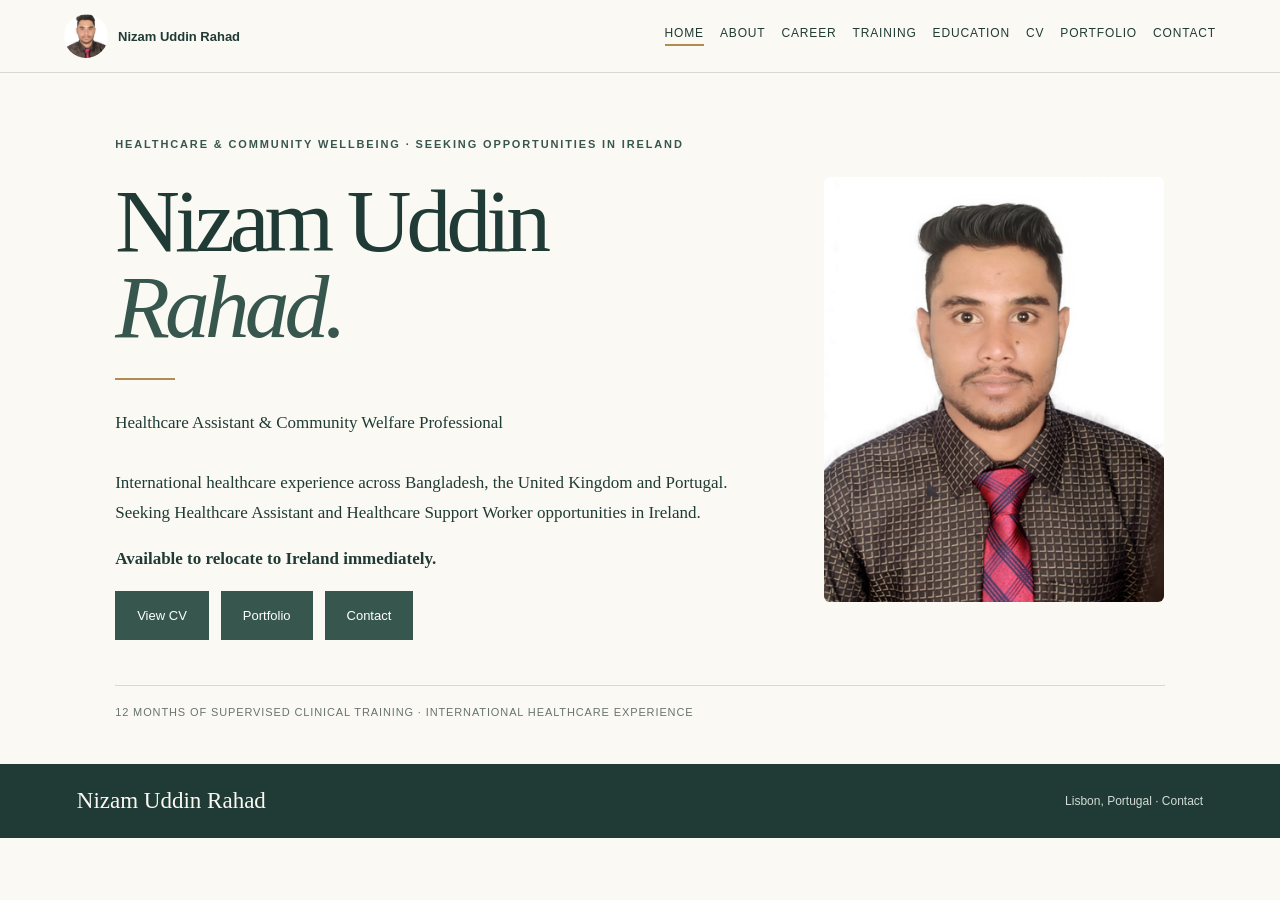
<file: index.html>
<!doctype html><html lang="en"><head><meta charset="utf-8"><meta name="viewport" content="width=device-width,initial-scale=1"><title>Nizam Uddin Rahad | Healthcare & Community Welfare</title><meta name="description" content="Professional profile of Nizam Uddin Rahad, healthcare assistant and community welfare professional in Lisbon."><link rel="stylesheet" href="styles.css"><link rel="stylesheet" href="shared.css"><link rel="canonical" href="https://nizam-uddin-rahad.vercel.app/"><link rel="icon" href="WhatsApp%20Image%202026-11-03%20at%2011.22.22%20PM.jpeg"><meta property="og:title" content="Nizam Uddin Rahad | Healthcare & Community Welfare"><meta property="og:description" content="International healthcare assistant and community welfare professional seeking opportunities in Ireland."><meta property="og:type" content="website"><meta property="og:url" content="https://nizam-uddin-rahad.vercel.app/"><meta property="og:image" content="https://nizam-uddin-rahad.vercel.app/WhatsApp%20Image%202026-11-03%20at%2011.22.22%20PM.jpeg"><meta name="twitter:card" content="summary_large_image"><script type="application/ld+json">{"@context":"https://schema.org","@type":"Person","name":"Nizam Uddin Rahad","jobTitle":"Healthcare Assistant and Community Welfare Professional","url":"https://nizam-uddin-rahad.vercel.app/","address":{"@type":"PostalAddress","addressLocality":"Lisbon","addressCountry":"PT"}}</script></head><body><header class="shared-header"><a class="brand" href="index.html"><img src="WhatsApp%20Image%202026-11-03%20at%2011.22.22%20PM.jpeg" alt="Profile portrait"><span>Nizam Uddin Rahad</span></a><details class="mobile-menu"><summary>Menu</summary><a href="index.html" aria-current="page">Home</a><a href="about.html">About</a><a href="career.html">Career</a><a href="training.html">Training</a><a href="education.html">Education</a><a href="cv.html">CV</a><a href="portfolio.html">Portfolio</a><a href="contact.html">Contact</a></details><nav class="desktop-menu"><a href="index.html" aria-current="page">Home</a><a href="about.html">About</a><a href="career.html">Career</a><a href="training.html">Training</a><a href="education.html">Education</a><a href="cv.html">CV</a><a href="portfolio.html">Portfolio</a><a href="contact.html">Contact</a></nav></header><main><section class="hero"><div class="hero-grid"><div><p class="overline">HEALTHCARE & COMMUNITY WELLBEING · SEEKING OPPORTUNITIES IN IRELAND</p><h1>Nizam Uddin<br><em>Rahad.</em></h1><div class="accent"></div><p class="intro">Healthcare Assistant & Community Welfare Professional</p><p>International healthcare experience across Bangladesh, the United Kingdom and Portugal. Seeking Healthcare Assistant and Healthcare Support Worker opportunities in Ireland.</p><p class="recruitment-status"><strong>Available to relocate to Ireland immediately.</strong></p><div class="hero-actions"><a class="button" href="cv.html">View CV</a><a class="button" href="portfolio.html">Portfolio</a><a class="button" href="contact.html">Contact</a></div></div><img src="WhatsApp%20Image%202026-11-03%20at%2011.22.22%20PM.jpeg" alt="Professional portrait"></div><p class="hero-bottom">12 MONTHS OF SUPERVISED CLINICAL TRAINING · INTERNATIONAL HEALTHCARE EXPERIENCE</p></section></main><footer class="shared-footer"><strong>Nizam Uddin Rahad</strong><span>Lisbon, Portugal · <a href="contact.html">Contact</a></span></footer></body></html>
</file>
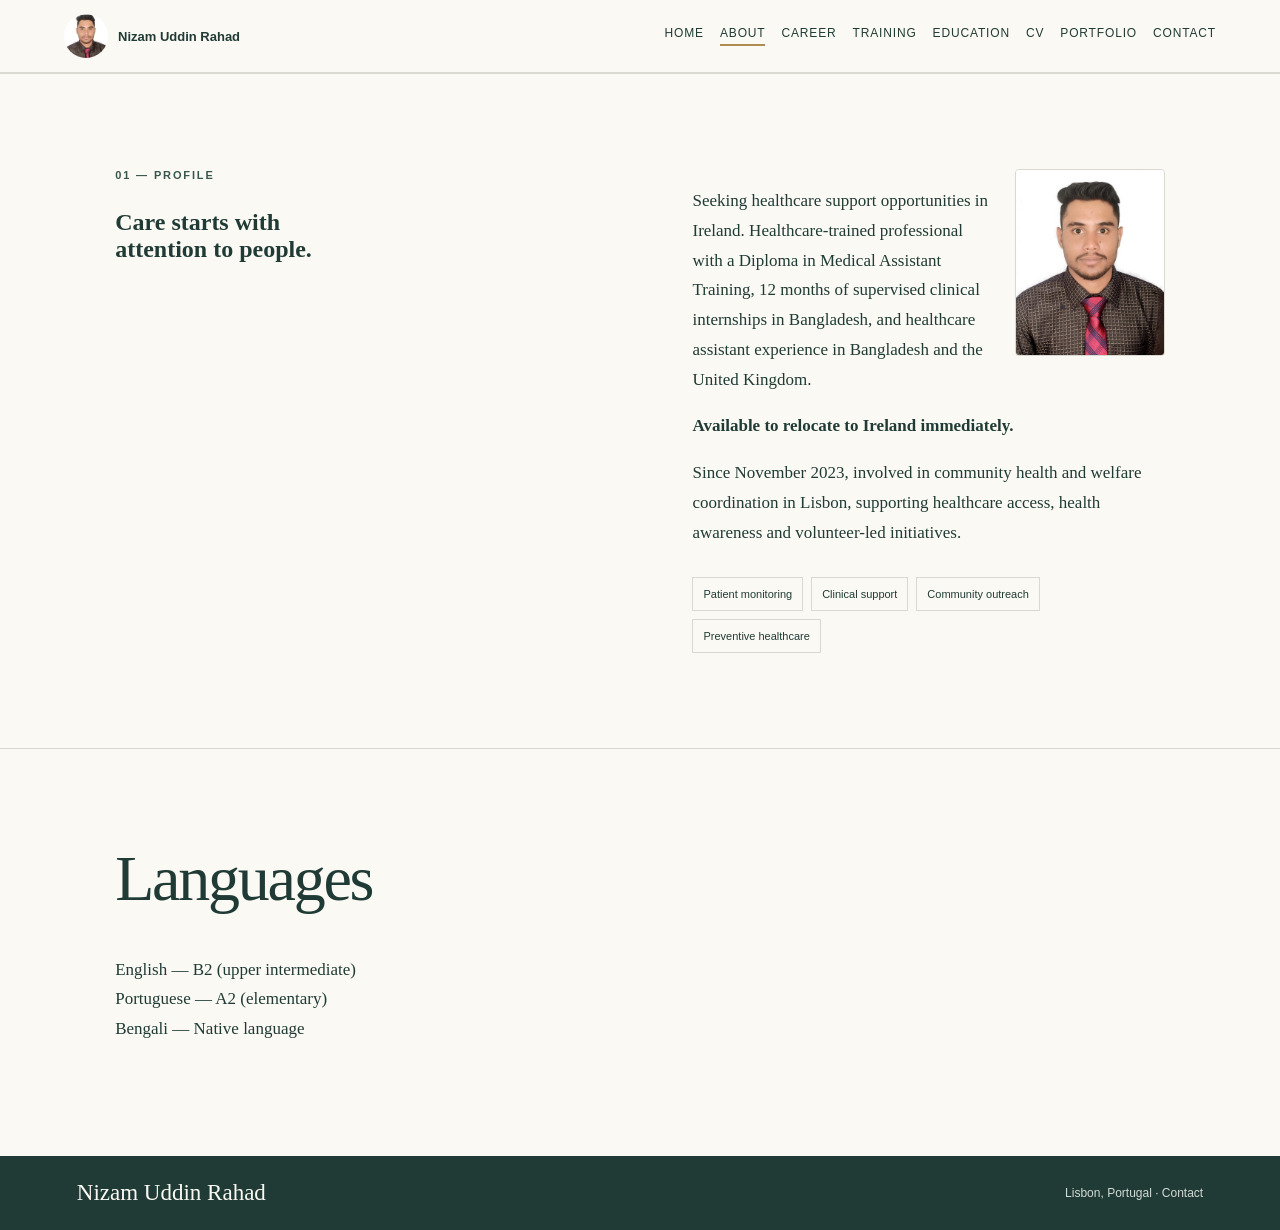
<file: about.html>
<!doctype html><html lang="en"><head><meta charset="utf-8"><meta name="viewport" content="width=device-width,initial-scale=1"><title>About | Nizam Uddin Rahad</title><meta name="description" content="About and professional healthcare background of Nizam Uddin Rahad in Lisbon, Portugal."><link rel="stylesheet" href="styles.css"><link rel="stylesheet" href="shared.css"><link rel="canonical" href="https://nizam-uddin-rahad.vercel.app/about.html"><link rel="icon" href="WhatsApp%20Image%202026-11-03%20at%2011.22.22%20PM.jpeg"><meta property="og:title" content="About | Nizam Uddin Rahad"><meta property="og:description" content="International healthcare assistant and community welfare professional seeking opportunities in Ireland."><meta property="og:type" content="website"><meta property="og:url" content="https://nizam-uddin-rahad.vercel.app/about.html"><meta property="og:image" content="https://nizam-uddin-rahad.vercel.app/WhatsApp%20Image%202026-11-03%20at%2011.22.22%20PM.jpeg"><meta name="twitter:card" content="summary_large_image"><script type="application/ld+json">{"@context":"https://schema.org","@type":"Person","name":"Nizam Uddin Rahad","jobTitle":"Healthcare Assistant and Community Welfare Professional","url":"https://nizam-uddin-rahad.vercel.app/","address":{"@type":"PostalAddress","addressLocality":"Lisbon","addressCountry":"PT"}}</script></head><body><header class="shared-header"><a class="brand" href="index.html"><img src="WhatsApp%20Image%202026-11-03%20at%2011.22.22%20PM.jpeg" alt="Profile portrait"><span>Nizam Uddin Rahad</span></a><details class="mobile-menu"><summary>Menu</summary><a href="index.html">Home</a><a href="about.html" aria-current="page">About</a><a href="career.html">Career</a><a href="training.html">Training</a><a href="education.html">Education</a><a href="cv.html">CV</a><a href="portfolio.html">Portfolio</a><a href="contact.html">Contact</a></details><nav class="desktop-menu"><a href="index.html">Home</a><a href="about.html" aria-current="page">About</a><a href="career.html">Career</a><a href="training.html">Training</a><a href="education.html">Education</a><a href="cv.html">CV</a><a href="portfolio.html">Portfolio</a><a href="contact.html">Contact</a></nav></header><main><section id="about" class="split"><div><p class="overline">01 — PROFILE</p><h1>Care starts with<br>attention to people.</h1></div><div><img src="WhatsApp%20Image%202026-11-03%20at%2011.22.22%20PM.jpeg" alt="Nizam Uddin Rahad" style="width:150px;height:auto;float:right;margin:0 0 18px 24px;border:1px solid #d9d8d1;border-radius:4px"><p>Seeking healthcare support opportunities in Ireland. Healthcare-trained professional with a Diploma in Medical Assistant Training, 12 months of supervised clinical internships in Bangladesh, and healthcare assistant experience in Bangladesh and the United Kingdom.</p><p class="recruitment-status"><strong>Available to relocate to Ireland immediately.</strong></p><p>Since November 2023, involved in community health and welfare coordination in Lisbon, supporting healthcare access, health awareness and volunteer-led initiatives.</p><div class="tags"><span>Patient monitoring</span><span>Clinical support</span><span>Community outreach</span><span>Preventive healthcare</span></div></div></section><section class="language-section"><h2>Languages</h2><p>English — B2 (upper intermediate)<br>Portuguese — A2 (elementary)<br>Bengali — Native language</p></section></main><footer class="shared-footer"><strong>Nizam Uddin Rahad</strong><span>Lisbon, Portugal · <a href="contact.html">Contact</a></span></footer></body></html>
</file>
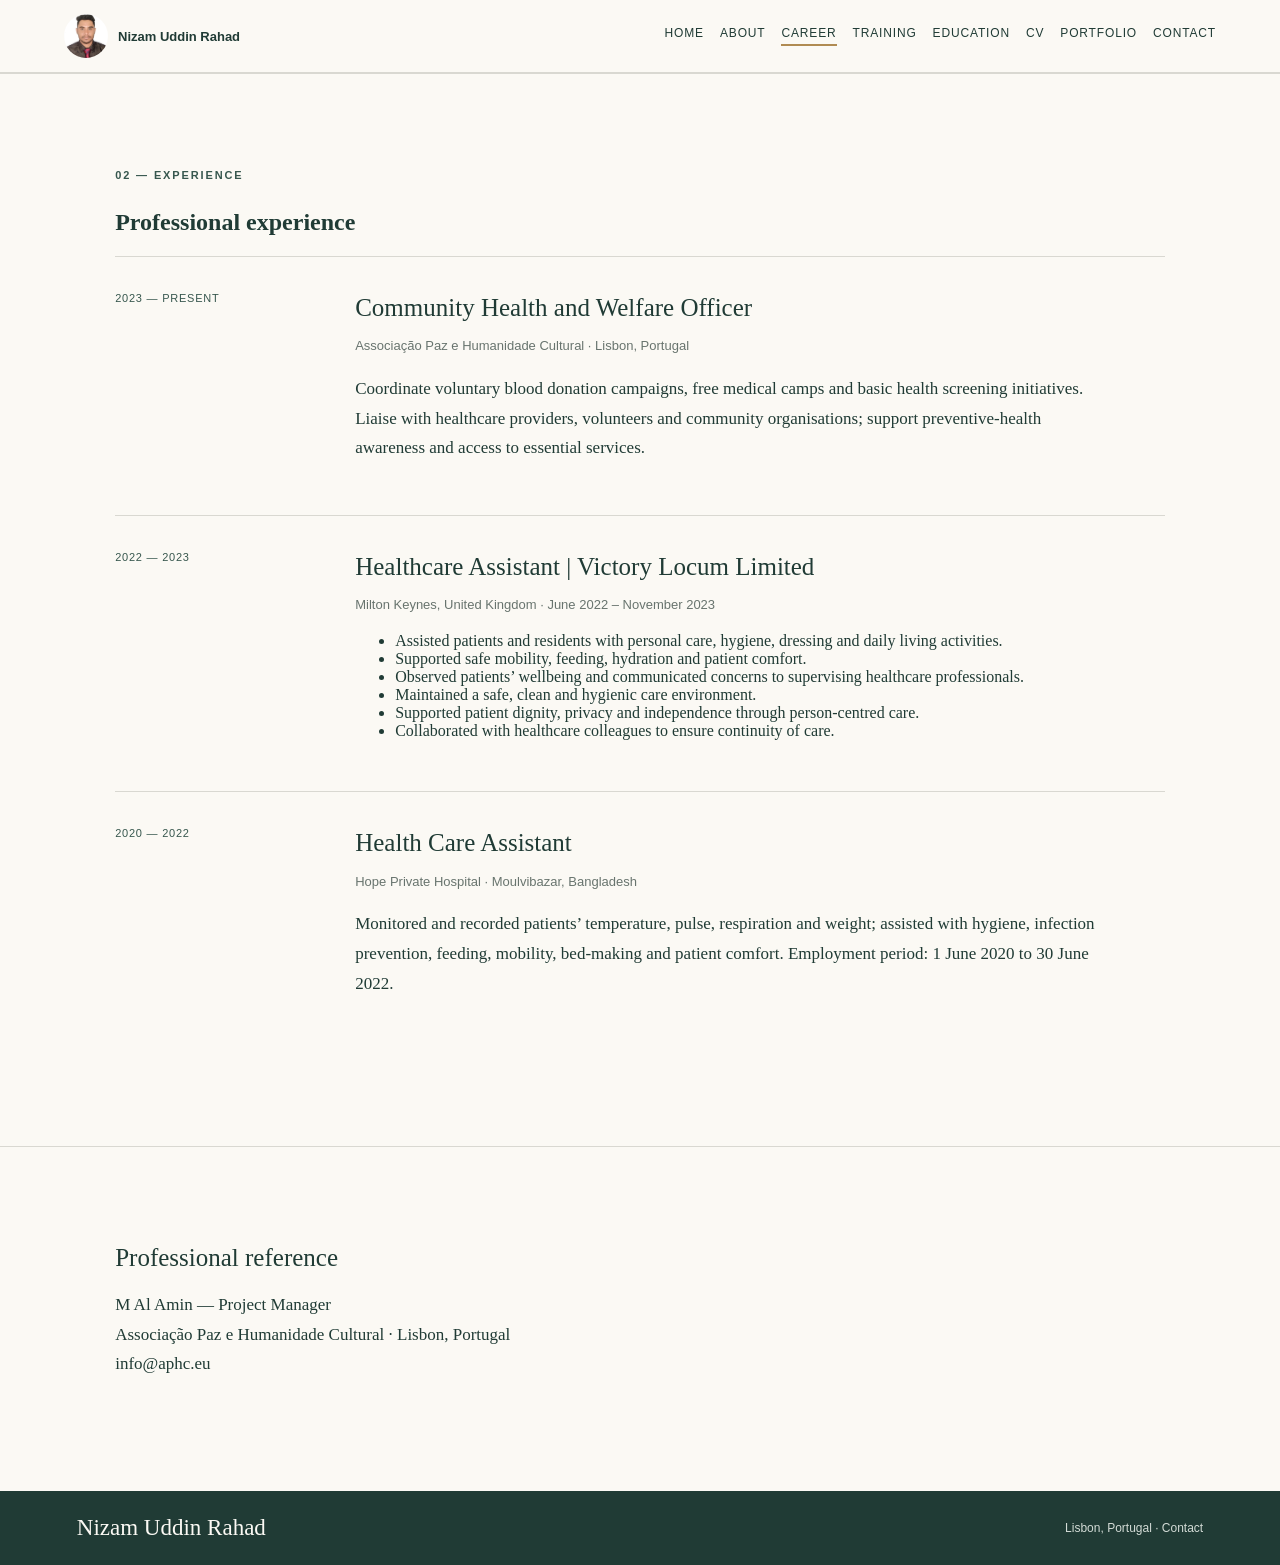
<file: career.html>
<!doctype html><html lang="en"><head><meta charset="utf-8"><meta name="viewport" content="width=device-width,initial-scale=1"><title>Career | Nizam Uddin Rahad</title><meta name="description" content="Career and professional healthcare background of Nizam Uddin Rahad in Lisbon, Portugal."><link rel="stylesheet" href="styles.css"><link rel="stylesheet" href="shared.css"><link rel="canonical" href="https://nizam-uddin-rahad.vercel.app/career.html"><link rel="icon" href="WhatsApp%20Image%202026-11-03%20at%2011.22.22%20PM.jpeg"><meta property="og:title" content="Career | Nizam Uddin Rahad"><meta property="og:description" content="International healthcare assistant and community welfare professional seeking opportunities in Ireland."><meta property="og:type" content="website"><meta property="og:url" content="https://nizam-uddin-rahad.vercel.app/career.html"><meta property="og:image" content="https://nizam-uddin-rahad.vercel.app/WhatsApp%20Image%202026-11-03%20at%2011.22.22%20PM.jpeg"><meta name="twitter:card" content="summary_large_image"><script type="application/ld+json">{"@context":"https://schema.org","@type":"Person","name":"Nizam Uddin Rahad","jobTitle":"Healthcare Assistant and Community Welfare Professional","url":"https://nizam-uddin-rahad.vercel.app/","address":{"@type":"PostalAddress","addressLocality":"Lisbon","addressCountry":"PT"}}</script></head><body><header class="shared-header"><a class="brand" href="index.html"><img src="WhatsApp%20Image%202026-11-03%20at%2011.22.22%20PM.jpeg" alt="Profile portrait"><span>Nizam Uddin Rahad</span></a><details class="mobile-menu"><summary>Menu</summary><a href="index.html">Home</a><a href="about.html">About</a><a href="career.html" aria-current="page">Career</a><a href="training.html">Training</a><a href="education.html">Education</a><a href="cv.html">CV</a><a href="portfolio.html">Portfolio</a><a href="contact.html">Contact</a></details><nav class="desktop-menu"><a href="index.html">Home</a><a href="about.html">About</a><a href="career.html" aria-current="page">Career</a><a href="training.html">Training</a><a href="education.html">Education</a><a href="cv.html">CV</a><a href="portfolio.html">Portfolio</a><a href="contact.html">Contact</a></nav></header><main><section id="career"><p class="overline">02 — EXPERIENCE</p><h1>Professional experience</h1><div class="entry"><time>2023 — PRESENT</time><div><h3>Community Health and Welfare Officer</h3><p class="sub">Associação Paz e Humanidade Cultural · Lisbon, Portugal</p><p>Coordinate voluntary blood donation campaigns, free medical camps and basic health screening initiatives. Liaise with healthcare providers, volunteers and community organisations; support preventive-health awareness and access to essential services.</p></div></div><div class="entry"><time>2022 — 2023</time><div><h3>Healthcare Assistant | Victory Locum Limited</h3><p class="sub">Milton Keynes, United Kingdom · June 2022 – November 2023</p><ul><li>Assisted patients and residents with personal care, hygiene, dressing and daily living activities.</li><li>Supported safe mobility, feeding, hydration and patient comfort.</li><li>Observed patients’ wellbeing and communicated concerns to supervising healthcare professionals.</li><li>Maintained a safe, clean and hygienic care environment.</li><li>Supported patient dignity, privacy and independence through person-centred care.</li><li>Collaborated with healthcare colleagues to ensure continuity of care.</li></ul></div></div><div class="entry"><time>2020 — 2022</time><div><h3>Health Care Assistant</h3><p class="sub">Hope Private Hospital · Moulvibazar, Bangladesh</p><p>Monitored and recorded patients’ temperature, pulse, respiration and weight; assisted with hygiene, infection prevention, feeding, mobility, bed-making and patient comfort. Employment period: 1 June 2020 to 30 June 2022.</p></div></div></section><section id="references"><h3>Professional reference</h3><p>M Al Amin — Project Manager<br>Associação Paz e Humanidade Cultural · Lisbon, Portugal<br><a href="mailto:info@aphc.eu">info@aphc.eu</a></p></section></main><footer class="shared-footer"><strong>Nizam Uddin Rahad</strong><span>Lisbon, Portugal · <a href="contact.html">Contact</a></span></footer></body></html>
</file>
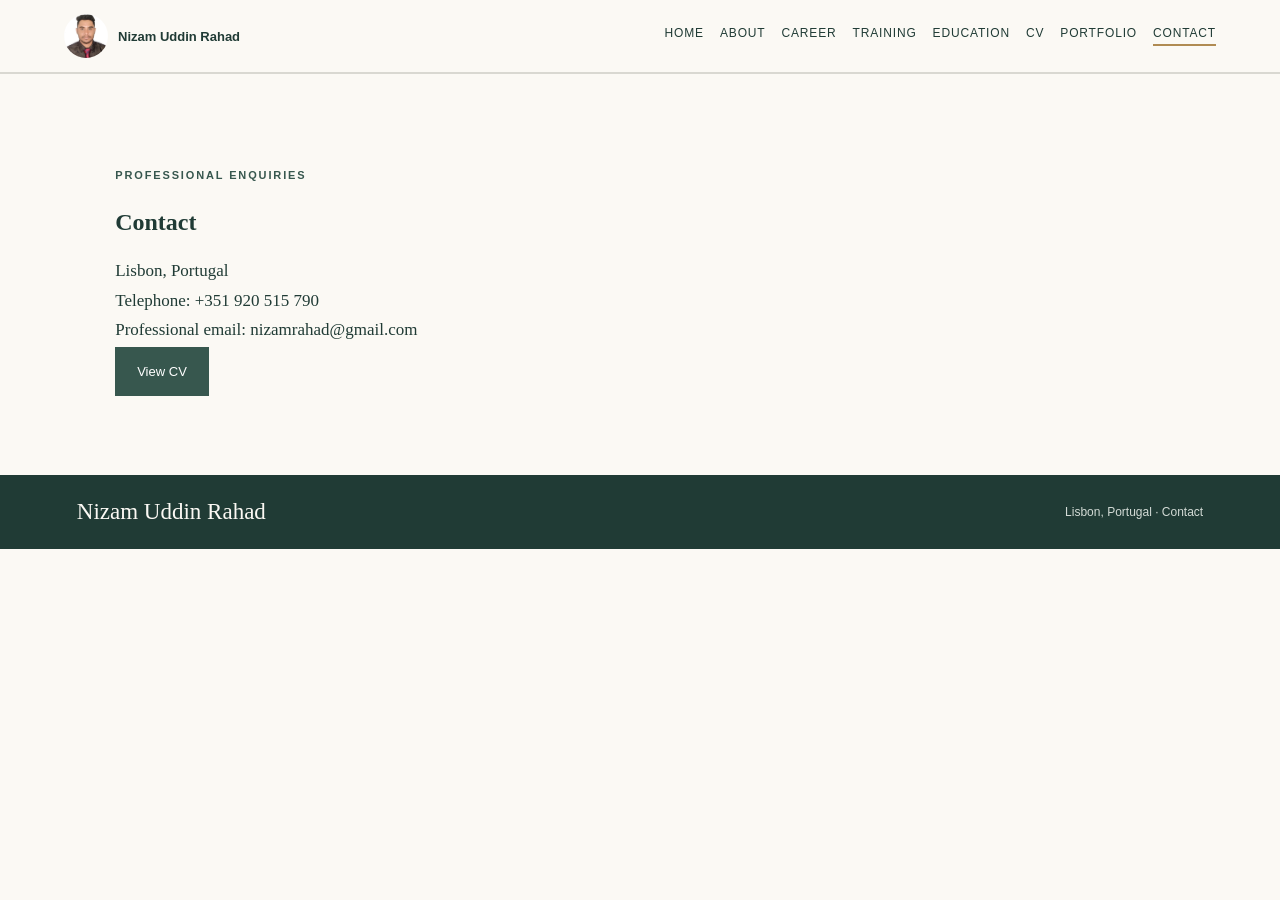
<file: contact.html>
<!doctype html><html lang="en"><head><meta charset="utf-8"><meta name="viewport" content="width=device-width,initial-scale=1"><title>Contact | Nizam Uddin Rahad</title><meta name="description" content="Contact Nizam Uddin Rahad, healthcare professional in Lisbon."><link rel="stylesheet" href="styles.css"><link rel="stylesheet" href="shared.css"><link rel="canonical" href="https://nizam-uddin-rahad.vercel.app/contact.html"><meta property="og:title" content="Contact | Nizam Uddin Rahad"><meta property="og:description" content="International healthcare assistant and community welfare professional seeking opportunities in Ireland."><meta property="og:type" content="website"><meta property="og:url" content="https://nizam-uddin-rahad.vercel.app/contact.html"><meta property="og:image" content="https://nizam-uddin-rahad.vercel.app/WhatsApp%20Image%202026-11-03%20at%2011.22.22%20PM.jpeg"><meta name="twitter:card" content="summary_large_image"><script type="application/ld+json">{"@context":"https://schema.org","@type":"Person","name":"Nizam Uddin Rahad","jobTitle":"Healthcare Assistant and Community Welfare Professional","url":"https://nizam-uddin-rahad.vercel.app/","address":{"@type":"PostalAddress","addressLocality":"Lisbon","addressCountry":"PT"}}</script></head><body><header class="shared-header"><a class="brand" href="index.html"><img src="WhatsApp%20Image%202026-11-03%20at%2011.22.22%20PM.jpeg" alt="Profile portrait"><span>Nizam Uddin Rahad</span></a><details class="mobile-menu"><summary>Menu</summary><a href="index.html">Home</a><a href="about.html">About</a><a href="career.html">Career</a><a href="training.html">Training</a><a href="education.html">Education</a><a href="cv.html">CV</a><a href="portfolio.html">Portfolio</a><a href="contact.html" aria-current="page">Contact</a></details><nav class="desktop-menu"><a href="index.html">Home</a><a href="about.html">About</a><a href="career.html">Career</a><a href="training.html">Training</a><a href="education.html">Education</a><a href="cv.html">CV</a><a href="portfolio.html">Portfolio</a><a href="contact.html" aria-current="page">Contact</a></nav></header><main><section><p class="overline">PROFESSIONAL ENQUIRIES</p><h1>Contact</h1><p>Lisbon, Portugal<br>Telephone: <a href="tel:+351920515790">+351 920 515 790</a><br>Professional email: <a href="mailto:nizamrahad@gmail.com">nizamrahad@gmail.com</a></p><a class="button" href="cv.html">View CV</a></section></main><footer class="shared-footer"><strong>Nizam Uddin Rahad</strong><span>Lisbon, Portugal · <a href="contact.html">Contact</a></span></footer></body></html>
</file>
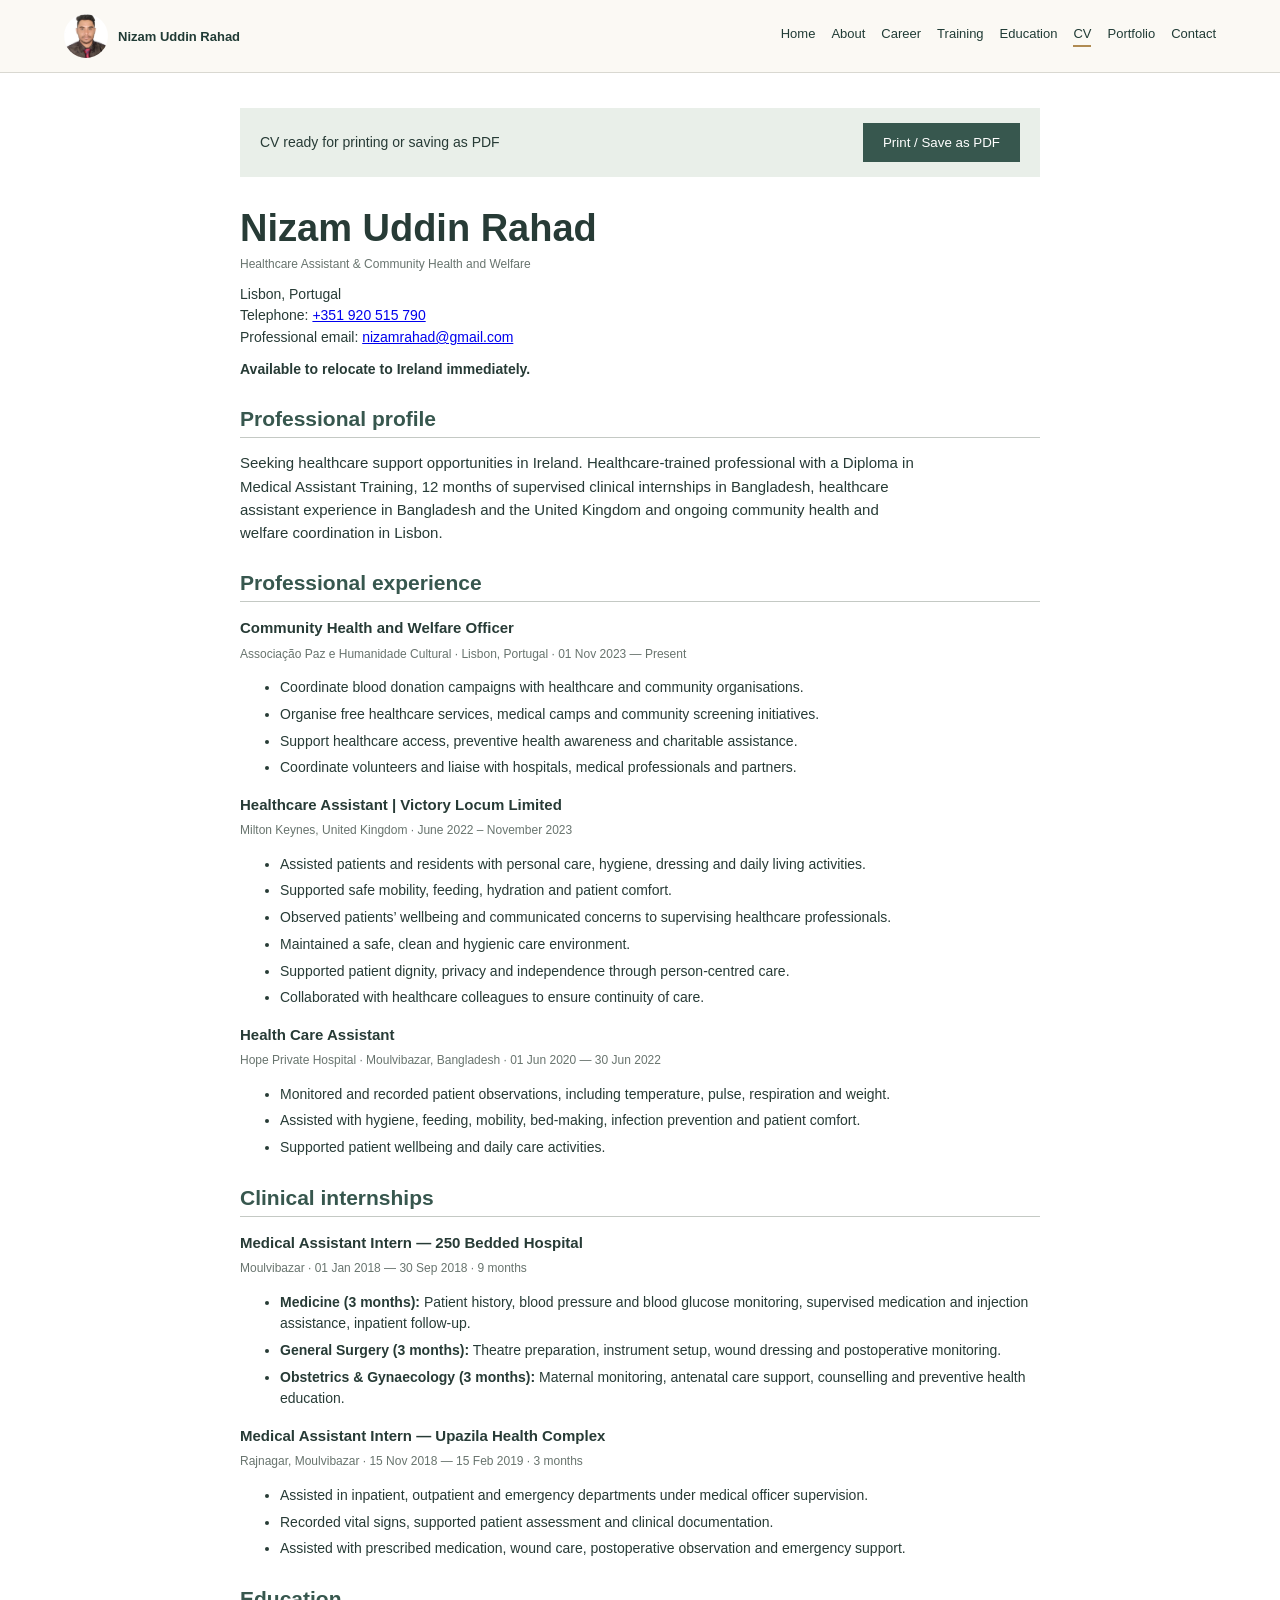
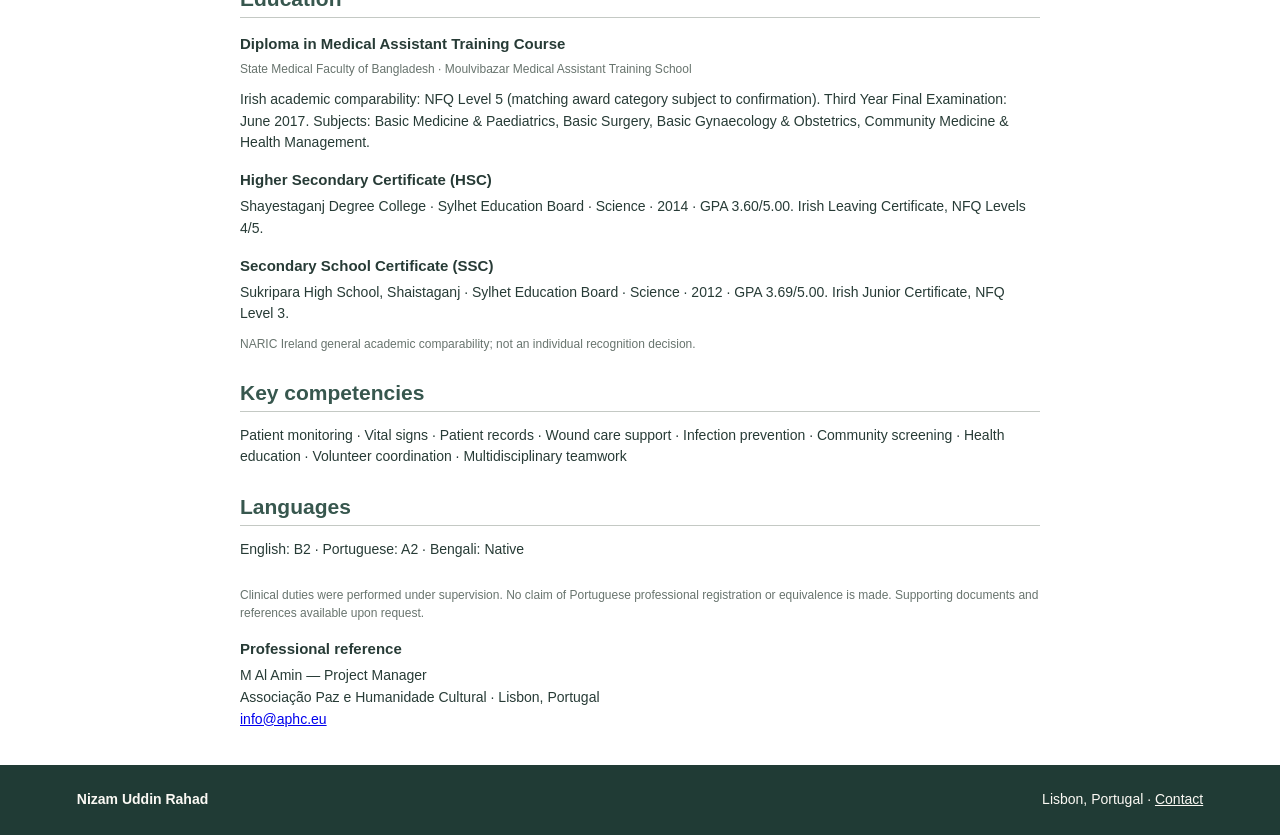
<file: cv.html>
<!doctype html><html lang="en"><head><meta charset="utf-8"><meta name="viewport" content="width=device-width,initial-scale=1"><title>Curriculum Vitae — Nizam Uddin Rahad</title><style>@page{size:A4;margin:18mm}body{max-width:800px;margin:40px auto;padding:0 28px;font:14px/1.55 Arial,sans-serif;color:#273b36}h1{font:normal 38px Georgia,serif;margin:0}h2{font:normal 21px Georgia,serif;border-bottom:1px solid #c4c9c4;padding-bottom:6px;margin:27px 0 13px;color:#37574e}h3{font-size:15px;margin:14px 0 2px}p{margin:5px 0 10px}.sub{color:#68746e;font-size:12px}.intro{font-size:15px;max-width:690px}li{margin:5px 0}.toolbar{display:flex;gap:15px;align-items:center;justify-content:space-between;background:#e9efe9;padding:15px 20px;margin-bottom:30px}.toolbar button{background:#37574e;color:white;border:0;padding:12px 20px;cursor:pointer}.cols{display:grid;grid-template-columns:1fr 1fr;gap:30px}@media print{body{margin:0;padding:0;font-size:11px}.toolbar{display:none}h1{font-size:32px}h2{font-size:18px;margin:19px 0 9px}h3{font-size:12px}li{margin:2px 0}.intro{font-size:12px}.cols{gap:20px}section{break-inside:avoid}}@media(max-width:600px){.cols{grid-template-columns:1fr}}</style><style>.site-nav{position:sticky;top:0;z-index:10;display:flex;justify-content:center;flex-wrap:wrap;gap:20px;padding:18px 12px;background:#fbf9f4;border-bottom:1px solid #d9d8d1;font:12px Arial,sans-serif;text-transform:uppercase;letter-spacing:.07em}.site-nav a{color:#203b35;text-decoration:none}.site-nav a:hover{text-decoration:underline}@media print{.site-nav{display:none!important}}</style><style>body{max-width:none;margin:0;padding:0} .cv-sheet{max-width:800px;margin:35px auto;padding:0 28px}@media print{.cv-sheet{margin:0;padding:0;max-width:none}}</style><link rel="stylesheet" href="shared.css"><link rel="canonical" href="https://nizam-uddin-rahad.vercel.app/cv.html"><link rel="icon" href="WhatsApp%20Image%202026-11-03%20at%2011.22.22%20PM.jpeg"><meta property="og:title" content="Curriculum Vitae — Nizam Uddin Rahad"><meta property="og:description" content="International healthcare assistant and community welfare professional seeking opportunities in Ireland."><meta property="og:type" content="website"><meta property="og:url" content="https://nizam-uddin-rahad.vercel.app/cv.html"><meta property="og:image" content="https://nizam-uddin-rahad.vercel.app/WhatsApp%20Image%202026-11-03%20at%2011.22.22%20PM.jpeg"><meta name="twitter:card" content="summary_large_image"><script type="application/ld+json">{"@context":"https://schema.org","@type":"Person","name":"Nizam Uddin Rahad","jobTitle":"Healthcare Assistant and Community Welfare Professional","url":"https://nizam-uddin-rahad.vercel.app/","address":{"@type":"PostalAddress","addressLocality":"Lisbon","addressCountry":"PT"}}</script><style>.ats{display:block}.cv-sheet h1,.cv-sheet h2{font-family:Arial,sans-serif;font-weight:600}@media print{@page{size:A4;margin:14mm}.cv-sheet{font-size:10pt;line-height:1.28}.cv-sheet h2{font-size:13pt;margin:12px 0 6px}.cv-sheet h3{font-size:10.5pt;margin:8px 0 2px}.cv-sheet p{margin:3px 0 6px}.cv-sheet ul{margin:4px 0;padding-left:18px}.cv-sheet .page-two{break-before:page}.cv-sheet section{break-inside:auto}.cv-sheet .sub{font-size:9pt}}</style></head><body><header class="shared-header"><a class="brand" href="index.html"><img src="WhatsApp%20Image%202026-11-03%20at%2011.22.22%20PM.jpeg" alt="Profile portrait"><span>Nizam Uddin Rahad</span></a><details class="mobile-menu"><summary>Menu</summary><a href="index.html">Home</a><a href="about.html">About</a><a href="career.html">Career</a><a href="training.html">Training</a><a href="education.html">Education</a><a href="cv.html" aria-current="page">CV</a><a href="portfolio.html">Portfolio</a><a href="contact.html">Contact</a></details><nav class="desktop-menu"><a href="index.html">Home</a><a href="about.html">About</a><a href="career.html">Career</a><a href="training.html">Training</a><a href="education.html">Education</a><a href="cv.html" aria-current="page">CV</a><a href="portfolio.html">Portfolio</a><a href="contact.html">Contact</a></nav></header><div class="cv-sheet"><div class="toolbar"><span>CV ready for printing or saving as PDF</span><button onclick="window.print()">Print / Save as PDF</button></div><h1>Nizam Uddin Rahad</h1><p class="sub">Healthcare Assistant & Community Health and Welfare</p><p>Lisbon, Portugal<br>Telephone: <a href="tel:+351920515790">+351 920 515 790</a><br>Professional email: <a href="mailto:nizamrahad@gmail.com">nizamrahad@gmail.com</a></p><p class="recruitment-status"><strong>Available to relocate to Ireland immediately.</strong></p><h2>Professional profile</h2><p class="intro">Seeking healthcare support opportunities in Ireland. Healthcare-trained professional with a Diploma in Medical Assistant Training, 12 months of supervised clinical internships in Bangladesh, healthcare assistant experience in Bangladesh and the United Kingdom and ongoing community health and welfare coordination in Lisbon.</p><h2>Professional experience</h2><h3>Community Health and Welfare Officer</h3><p class="sub">Associação Paz e Humanidade Cultural · Lisbon, Portugal · 01 Nov 2023 — Present</p><ul><li>Coordinate blood donation campaigns with healthcare and community organisations.</li><li>Organise free healthcare services, medical camps and community screening initiatives.</li><li>Support healthcare access, preventive health awareness and charitable assistance.</li><li>Coordinate volunteers and liaise with hospitals, medical professionals and partners.</li></ul><h3>Healthcare Assistant | Victory Locum Limited</h3><p class="sub">Milton Keynes, United Kingdom · June 2022 – November 2023</p><ul><li>Assisted patients and residents with personal care, hygiene, dressing and daily living activities.</li><li>Supported safe mobility, feeding, hydration and patient comfort.</li><li>Observed patients’ wellbeing and communicated concerns to supervising healthcare professionals.</li><li>Maintained a safe, clean and hygienic care environment.</li><li>Supported patient dignity, privacy and independence through person-centred care.</li><li>Collaborated with healthcare colleagues to ensure continuity of care.</li></ul><h3>Health Care Assistant</h3><p class="sub">Hope Private Hospital · Moulvibazar, Bangladesh · 01 Jun 2020 — 30 Jun 2022</p><ul><li>Monitored and recorded patient observations, including temperature, pulse, respiration and weight.</li><li>Assisted with hygiene, feeding, mobility, bed-making, infection prevention and patient comfort.</li><li>Supported patient wellbeing and daily care activities.</li></ul><h2 class="page-two">Clinical internships</h2><h3>Medical Assistant Intern — 250 Bedded Hospital</h3><p class="sub">Moulvibazar · 01 Jan 2018 — 30 Sep 2018 · 9 months</p><ul><li><b>Medicine (3 months):</b> Patient history, blood pressure and blood glucose monitoring, supervised medication and injection assistance, inpatient follow-up.</li><li><b>General Surgery (3 months):</b> Theatre preparation, instrument setup, wound dressing and postoperative monitoring.</li><li><b>Obstetrics & Gynaecology (3 months):</b> Maternal monitoring, antenatal care support, counselling and preventive health education.</li></ul><h3>Medical Assistant Intern — Upazila Health Complex</h3><p class="sub">Rajnagar, Moulvibazar · 15 Nov 2018 — 15 Feb 2019 · 3 months</p><ul><li>Assisted in inpatient, outpatient and emergency departments under medical officer supervision.</li><li>Recorded vital signs, supported patient assessment and clinical documentation.</li><li>Assisted with prescribed medication, wound care, postoperative observation and emergency support.</li></ul><div class="cols ats"><section><h2>Education</h2><h3>Diploma in Medical Assistant Training Course</h3><p class="sub">State Medical Faculty of Bangladesh · Moulvibazar Medical Assistant Training School</p><p>Irish academic comparability: NFQ Level 5 (matching award category subject to confirmation). Third Year Final Examination: June 2017. Subjects: Basic Medicine & Paediatrics, Basic Surgery, Basic Gynaecology & Obstetrics, Community Medicine & Health Management.</p><h3>Higher Secondary Certificate (HSC)</h3><p>Shayestaganj Degree College · Sylhet Education Board · Science · 2014 · GPA 3.60/5.00. Irish Leaving Certificate, NFQ Levels 4/5.</p><h3>Secondary School Certificate (SSC)</h3><p>Sukripara High School, Shaistaganj · Sylhet Education Board · Science · 2012 · GPA 3.69/5.00. Irish Junior Certificate, NFQ Level 3.</p><p class="sub">NARIC Ireland general academic comparability; not an individual recognition decision.</p></section><section><h2>Key competencies</h2><p>Patient monitoring · Vital signs · Patient records · Wound care support · Infection prevention · Community screening · Health education · Volunteer coordination · Multidisciplinary teamwork</p><h2>Languages</h2><p>English: B2 · Portuguese: A2 · Bengali: Native</p></section></div><p class="sub" style="margin-top:25px">Clinical duties were performed under supervision. No claim of Portuguese professional registration or equivalence is made. Supporting documents and references available upon request.</p><h3>Professional reference</h3><p>M Al Amin — Project Manager<br>Associação Paz e Humanidade Cultural · Lisbon, Portugal<br><a href="mailto:info@aphc.eu">info@aphc.eu</a></p></div><footer class="shared-footer"><strong>Nizam Uddin Rahad</strong><span>Lisbon, Portugal · <a href="contact.html">Contact</a></span></footer></body></html>
</file>
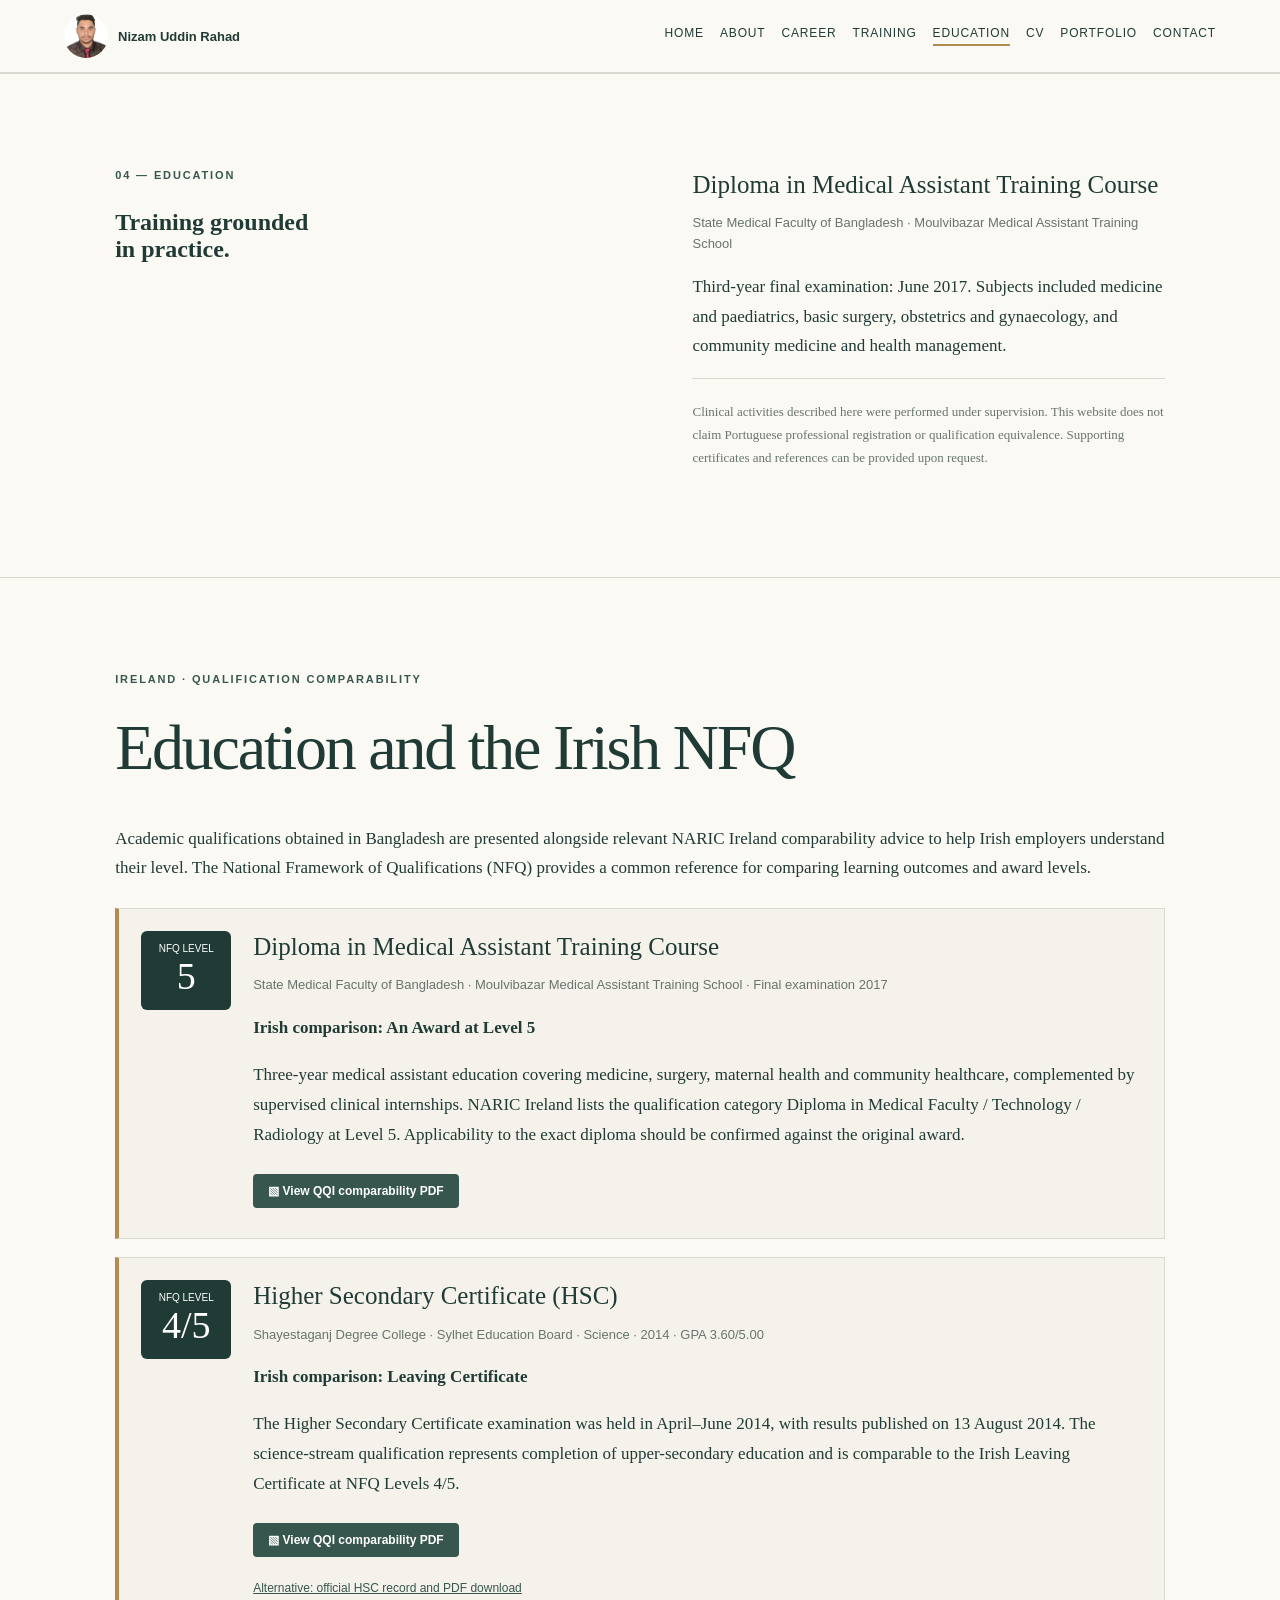
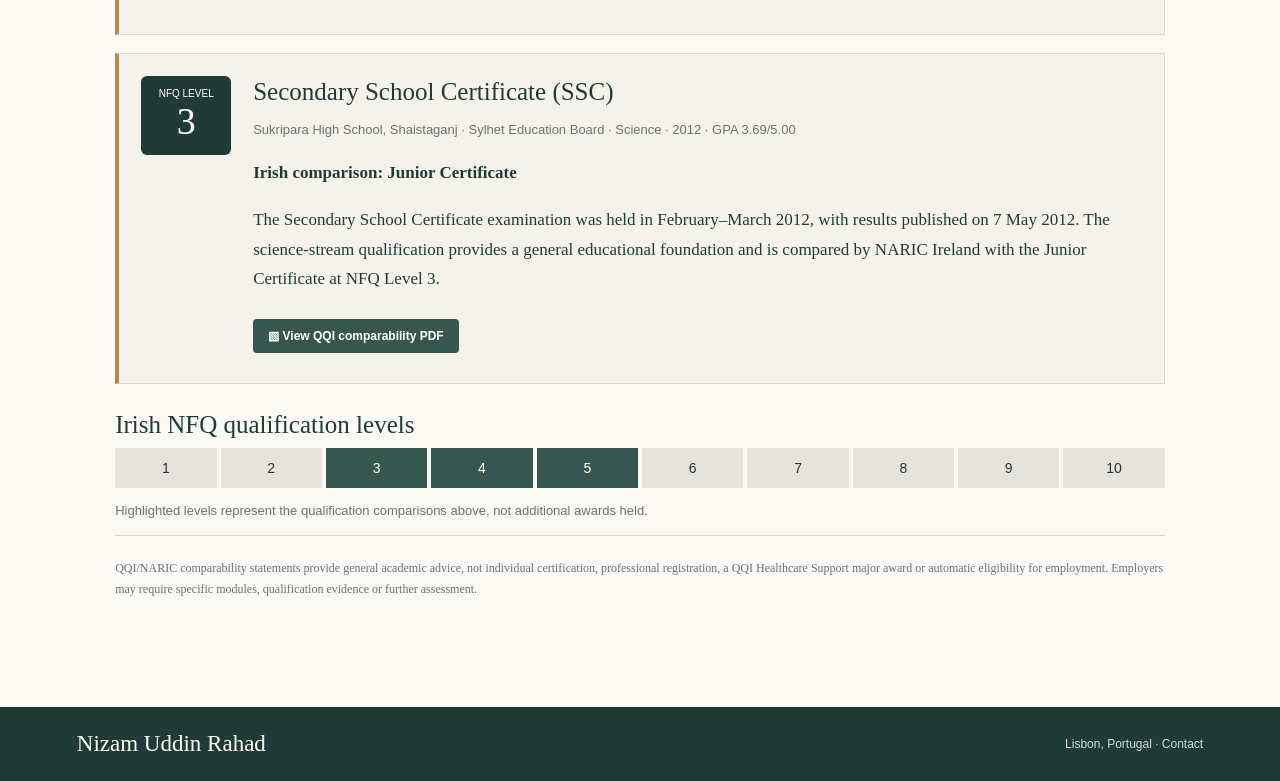
<file: education.html>
<!doctype html><html lang="en"><head><meta charset="utf-8"><meta name="viewport" content="width=device-width,initial-scale=1"><title>Education | Nizam Uddin Rahad</title><meta name="description" content="Education and professional healthcare background of Nizam Uddin Rahad in Lisbon, Portugal."><link rel="stylesheet" href="styles.css"><link rel="stylesheet" href="shared.css"><link rel="canonical" href="https://nizam-uddin-rahad.vercel.app/education.html"><link rel="icon" href="WhatsApp%20Image%202026-11-03%20at%2011.22.22%20PM.jpeg"><style>.irish-qualifications{clear:both}.nfq-cards{display:grid;gap:18px;margin:25px 0}.nfq-cards article{display:grid;grid-template-columns:90px 1fr;gap:22px;border:1px solid #d9d8d1;border-left:4px solid #b08b52;padding:22px;background:#f5f2eb;break-inside:avoid}.nfq-level{background:#203b35;color:#fff;border-radius:6px;align-self:start;padding:12px 6px;text-align:center}.nfq-level small,.nfq-level strong{display:block}.nfq-level small{font:10px Arial,sans-serif}.nfq-level strong{font:38px Georgia,serif}.nfq-cards a{text-decoration:underline;color:#37574e;font-size:12px;overflow-wrap:anywhere}.nfq-scale{display:grid;grid-template-columns:repeat(10,1fr);gap:4px}.nfq-scale span{background:#e5e3dc;text-align:center;padding:12px 0;font:14px Arial,sans-serif}.nfq-scale .matched{background:#37574e;color:white}.irish-qualifications .disclaimer{font-size:12px!important;color:#68746e}@media(max-width:600px){.nfq-cards article{grid-template-columns:65px 1fr;gap:12px;padding:12px}.nfq-level strong{font-size:28px}}@media print{.irish-qualifications{break-before:page}.nfq-cards article,.nfq-scale,.nfq-level{print-color-adjust:exact;-webkit-print-color-adjust:exact}.nfq-cards article{padding:12px;gap:12px}.nfq-cards{gap:10px}.nfq-level strong{font-size:28px}.nfq-cards p{margin:4px 0}}</style><style>.nfq-cards a.qqi-pdf{display:inline-block;background:#37574e;color:#fff;padding:10px 15px;border-radius:4px;text-decoration:none;font:600 12px Arial,sans-serif;margin:8px 0}@media print{.nfq-cards a.qqi-pdf{color:#203b35;background:transparent;border:1px solid #37574e}}</style><meta property="og:title" content="Education | Nizam Uddin Rahad"><meta property="og:description" content="International healthcare assistant and community welfare professional seeking opportunities in Ireland."><meta property="og:type" content="website"><meta property="og:url" content="https://nizam-uddin-rahad.vercel.app/education.html"><meta property="og:image" content="https://nizam-uddin-rahad.vercel.app/WhatsApp%20Image%202026-11-03%20at%2011.22.22%20PM.jpeg"><meta name="twitter:card" content="summary_large_image"><script type="application/ld+json">{"@context":"https://schema.org","@type":"Person","name":"Nizam Uddin Rahad","jobTitle":"Healthcare Assistant and Community Welfare Professional","url":"https://nizam-uddin-rahad.vercel.app/","address":{"@type":"PostalAddress","addressLocality":"Lisbon","addressCountry":"PT"}}</script></head><body><header class="shared-header"><a class="brand" href="index.html"><img src="WhatsApp%20Image%202026-11-03%20at%2011.22.22%20PM.jpeg" alt="Profile portrait"><span>Nizam Uddin Rahad</span></a><details class="mobile-menu"><summary>Menu</summary><a href="index.html">Home</a><a href="about.html">About</a><a href="career.html">Career</a><a href="training.html">Training</a><a href="education.html" aria-current="page">Education</a><a href="cv.html">CV</a><a href="portfolio.html">Portfolio</a><a href="contact.html">Contact</a></details><nav class="desktop-menu"><a href="index.html">Home</a><a href="about.html">About</a><a href="career.html">Career</a><a href="training.html">Training</a><a href="education.html" aria-current="page">Education</a><a href="cv.html">CV</a><a href="portfolio.html">Portfolio</a><a href="contact.html">Contact</a></nav></header><main><section id="education" class="split"><div><p class="overline">04 — EDUCATION</p><h1>Training grounded<br>in practice.</h1></div><div><h3>Diploma in Medical Assistant Training Course</h3><p class="sub">State Medical Faculty of Bangladesh · Moulvibazar Medical Assistant Training School</p><p>Third-year final examination: June 2017. Subjects included medicine and paediatrics, basic surgery, obstetrics and gynaecology, and community medicine and health management.</p><p class="disclaimer">Clinical activities described here were performed under supervision. This website does not claim Portuguese professional registration or qualification equivalence. Supporting certificates and references can be provided upon request.</p></div></section><section class="irish-qualifications"><p class="overline">IRELAND · QUALIFICATION COMPARABILITY</p><h2>Education and the Irish NFQ</h2><p>Academic qualifications obtained in Bangladesh are presented alongside relevant NARIC Ireland comparability advice to help Irish employers understand their level. The National Framework of Qualifications (NFQ) provides a common reference for comparing learning outcomes and award levels.</p><div class="nfq-cards"><article><div class="nfq-level"><small>NFQ LEVEL</small><strong>5</strong></div><div><h3>Diploma in Medical Assistant Training Course</h3><p class="sub">State Medical Faculty of Bangladesh · Moulvibazar Medical Assistant Training School · Final examination 2017</p><p><b>Irish comparison: An Award at Level 5</b></p><p>Three-year medical assistant education covering medicine, surgery, maternal health and community healthcare, complemented by supervised clinical internships. NARIC Ireland lists the qualification category Diploma in Medical Faculty / Technology / Radiology at Level 5. Applicability to the exact diploma should be confirmed against the original award.</p><a class="qqi-pdf" href="https://qsdocs.qqi.ie/QualRec%20Comparability%20Statements/Bangladesh_ID_1849.pdf" target="_blank" rel="noopener noreferrer">▧ View QQI comparability PDF</a></div></article><article><div class="nfq-level"><small>NFQ LEVEL</small><strong>4/5</strong></div><div><h3>Higher Secondary Certificate (HSC)</h3><p class="sub">Shayestaganj Degree College · Sylhet Education Board · Science · 2014 · GPA 3.60/5.00</p><p><b>Irish comparison: Leaving Certificate</b></p><p>The Higher Secondary Certificate examination was held in April–June 2014, with results published on 13 August 2014. The science-stream qualification represents completion of upper-secondary education and is comparable to the Irish Leaving Certificate at NFQ Levels 4/5.</p><a class="qqi-pdf" href="https://qsdocs.qqi.ie/QualRec%20Comparability%20Statements/Bangladesh_ID_422.pdf" target="_blank" rel="noopener noreferrer">▧ View QQI comparability PDF</a><p class="sub"><a href="https://qsearch.qqi.ie/WebPart/RecognitionDetails?recognitionCode=422">Alternative: official HSC record and PDF download</a></p></div></article><article><div class="nfq-level"><small>NFQ LEVEL</small><strong>3</strong></div><div><h3>Secondary School Certificate (SSC)</h3><p class="sub">Sukripara High School, Shaistaganj · Sylhet Education Board · Science · 2012 · GPA 3.69/5.00</p><p><b>Irish comparison: Junior Certificate</b></p><p>The Secondary School Certificate examination was held in February–March 2012, with results published on 7 May 2012. The science-stream qualification provides a general educational foundation and is compared by NARIC Ireland with the Junior Certificate at NFQ Level 3.</p><a class="qqi-pdf" href="https://qsdocs.qqi.ie/QualRec%20Comparability%20Statements/Bangladesh_ID_639.pdf" target="_blank" rel="noopener noreferrer">▧ View QQI comparability PDF</a></div></article></div><h3>Irish NFQ qualification levels</h3><div class="nfq-scale" aria-label="NFQ levels 1 to 10, with levels 3, 4 and 5 highlighted"><span class="">1</span><span class="">2</span><span class="matched">3</span><span class="matched">4</span><span class="matched">5</span><span class="">6</span><span class="">7</span><span class="">8</span><span class="">9</span><span class="">10</span></div><p class="sub">Highlighted levels represent the qualification comparisons above, not additional awards held.</p><p class="disclaimer">QQI/NARIC comparability statements provide general academic advice, not individual certification, professional registration, a QQI Healthcare Support major award or automatic eligibility for employment. Employers may require specific modules, qualification evidence or further assessment.</p></section></main><footer class="shared-footer"><strong>Nizam Uddin Rahad</strong><span>Lisbon, Portugal · <a href="contact.html">Contact</a></span></footer></body></html>
</file>
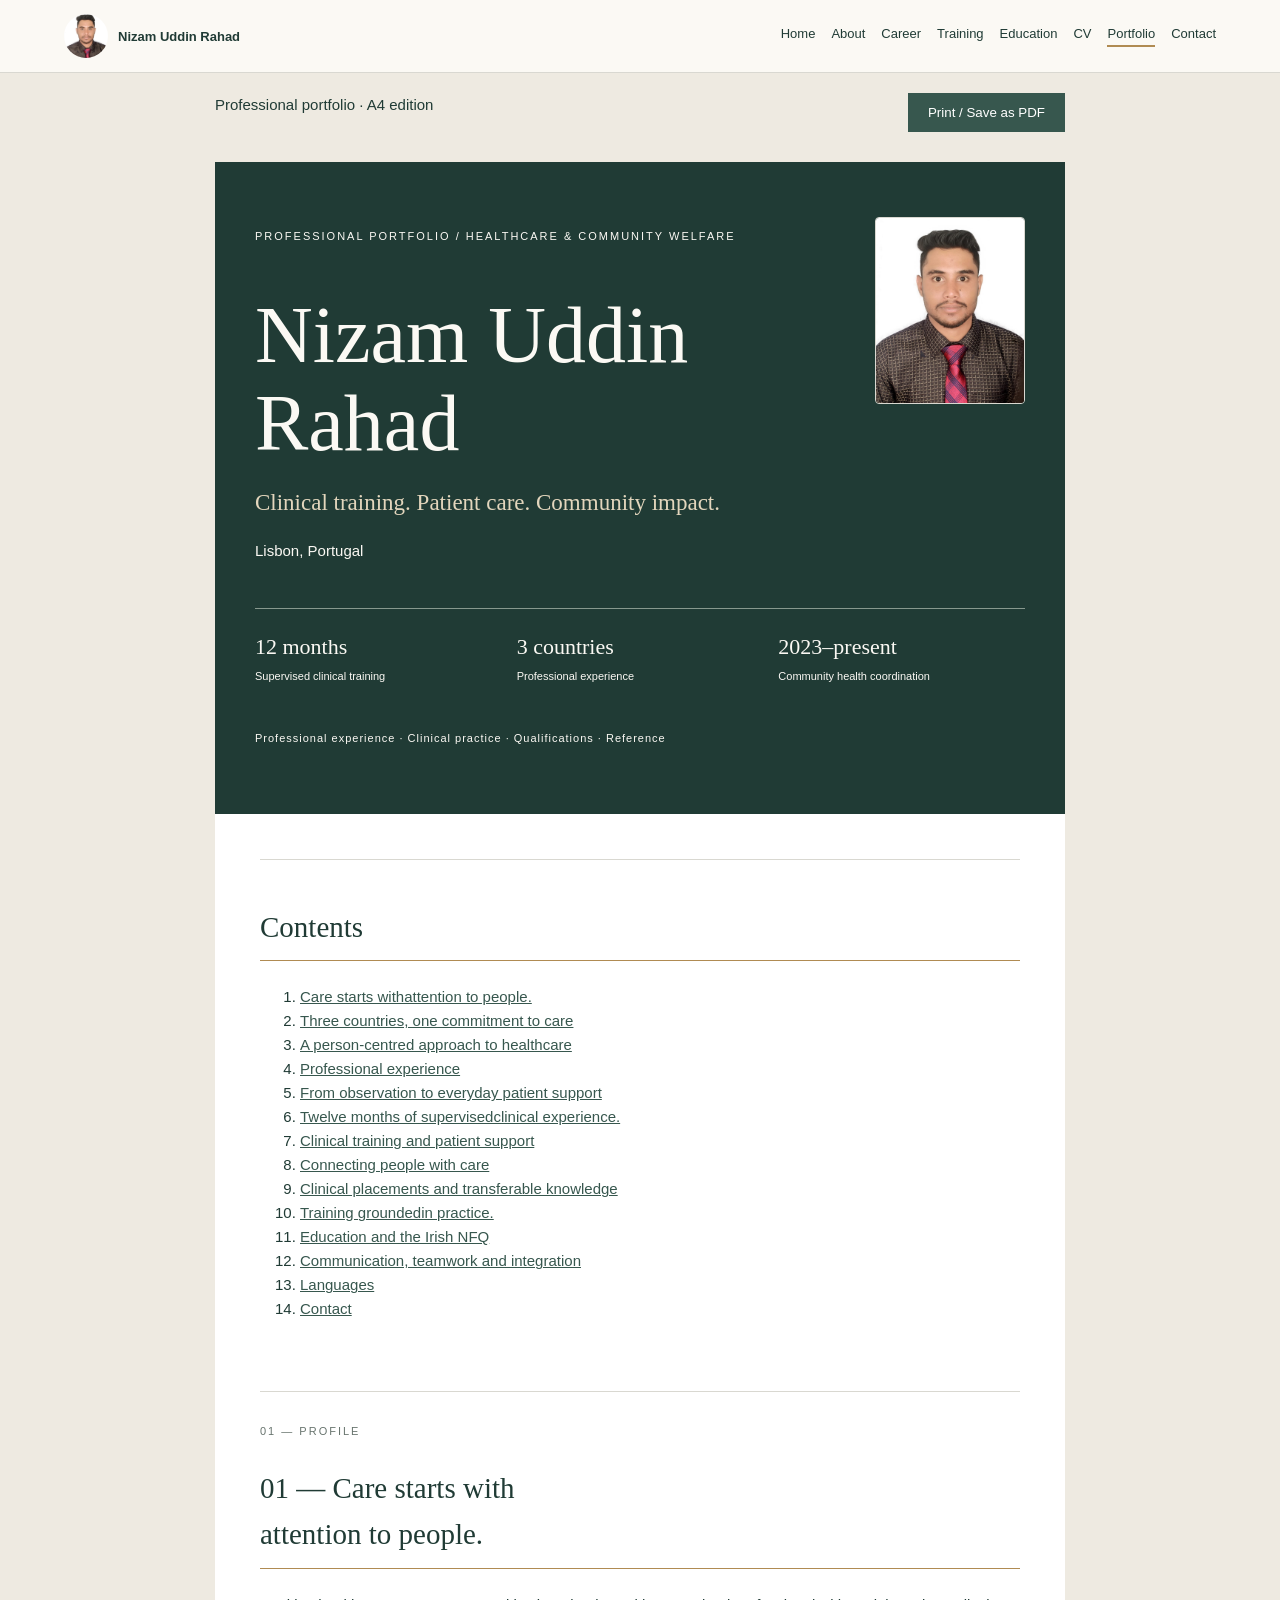
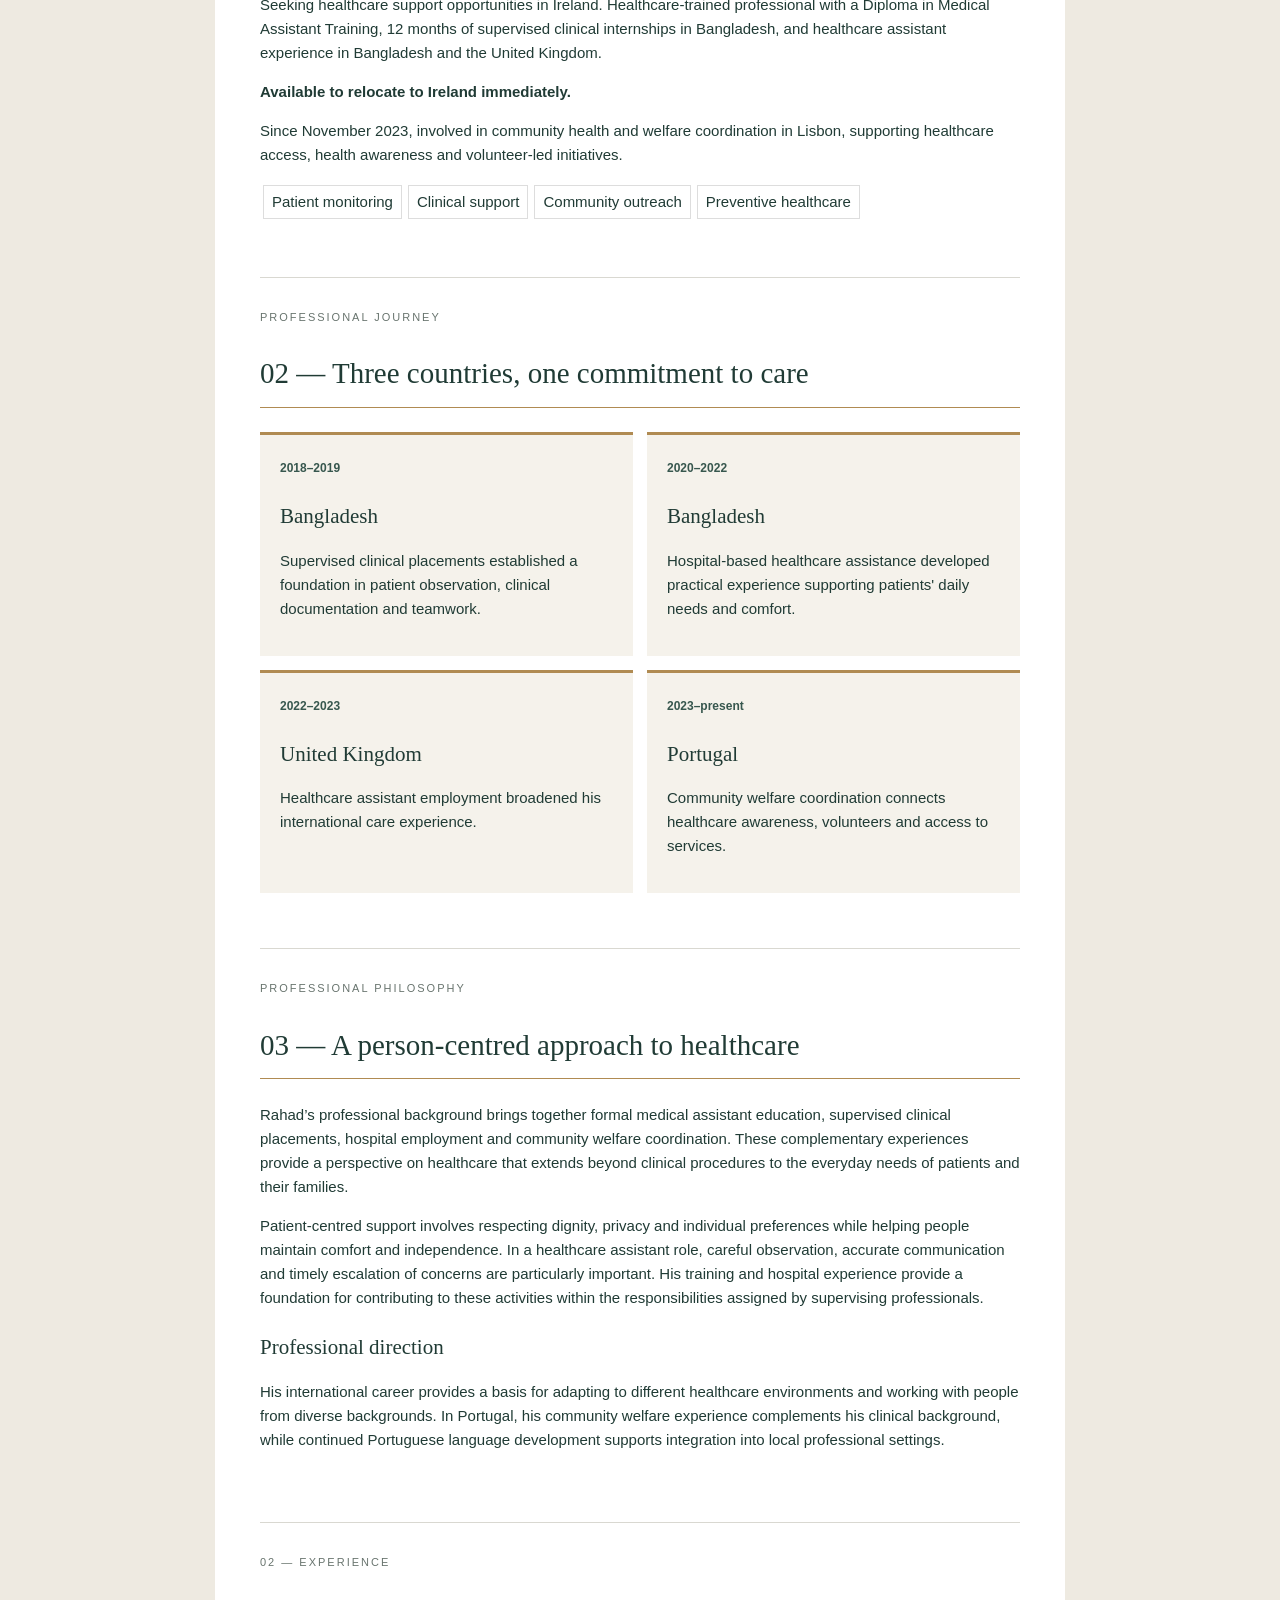
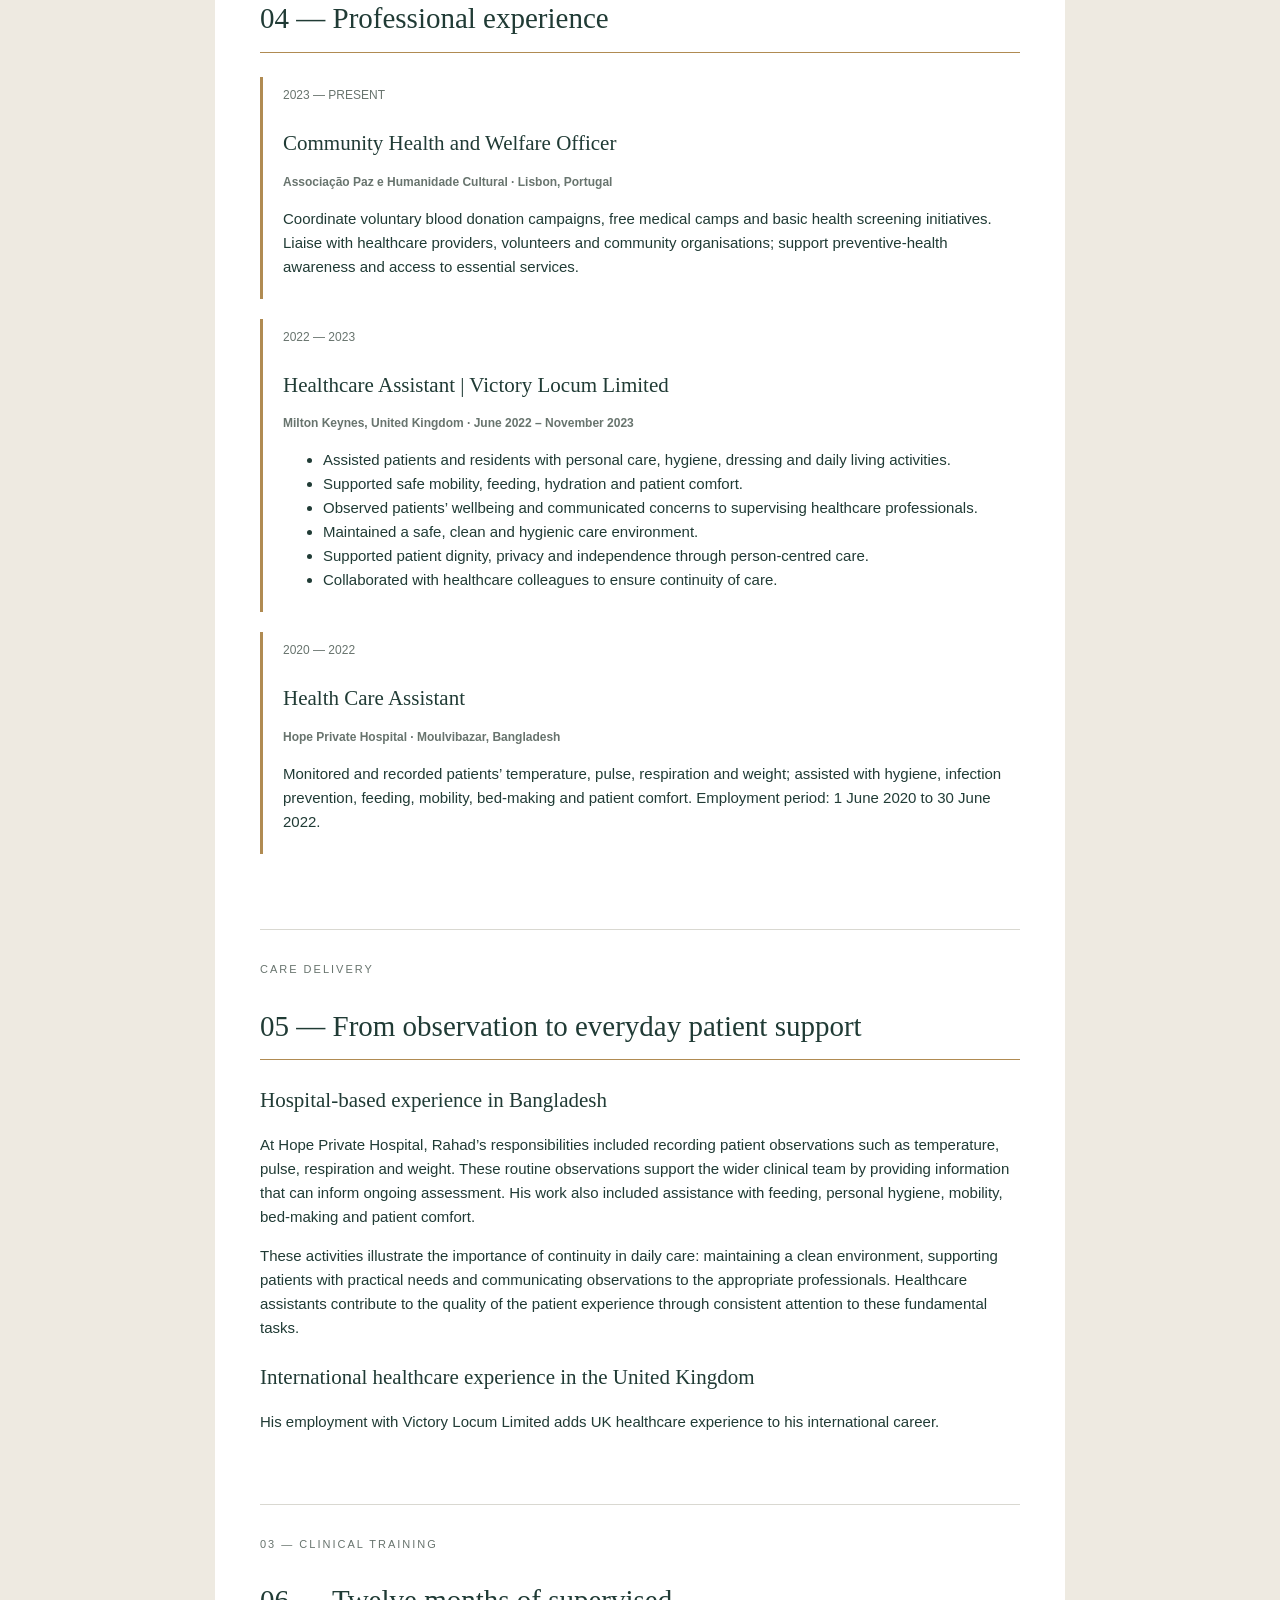
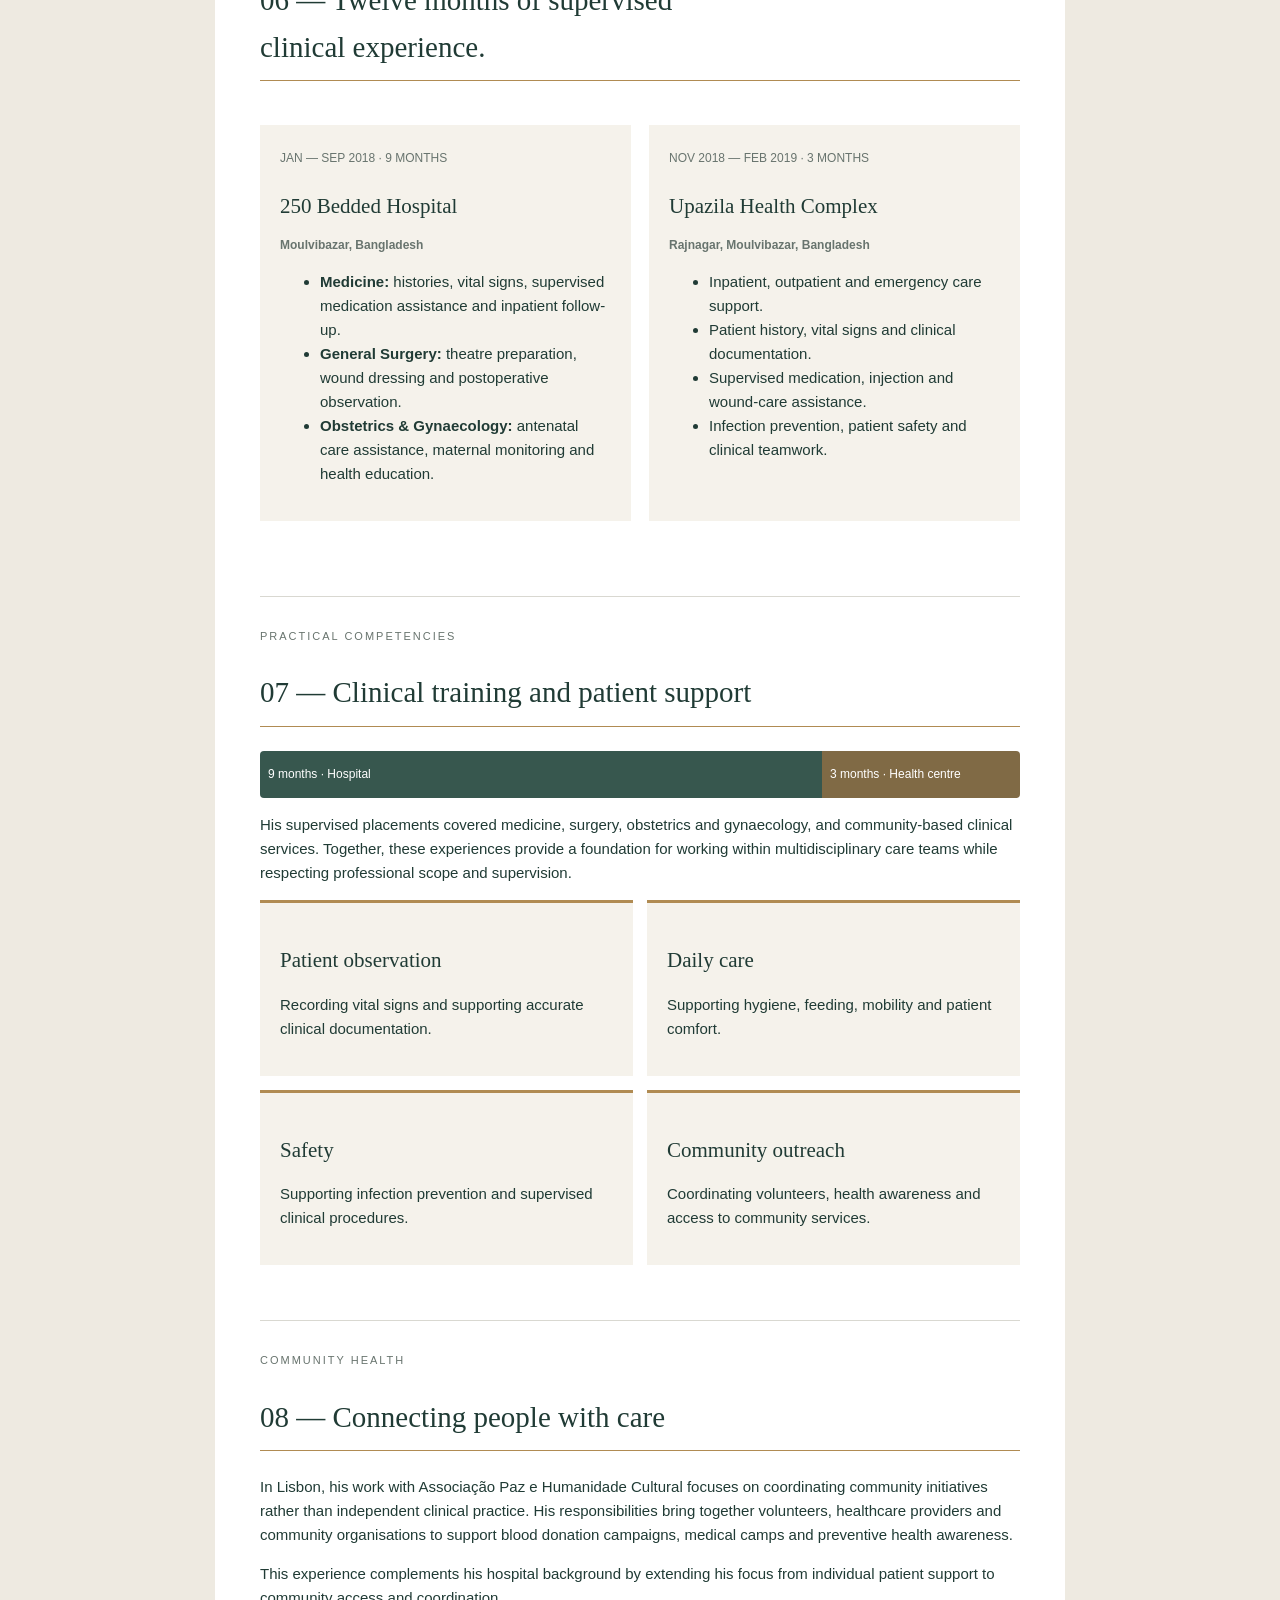
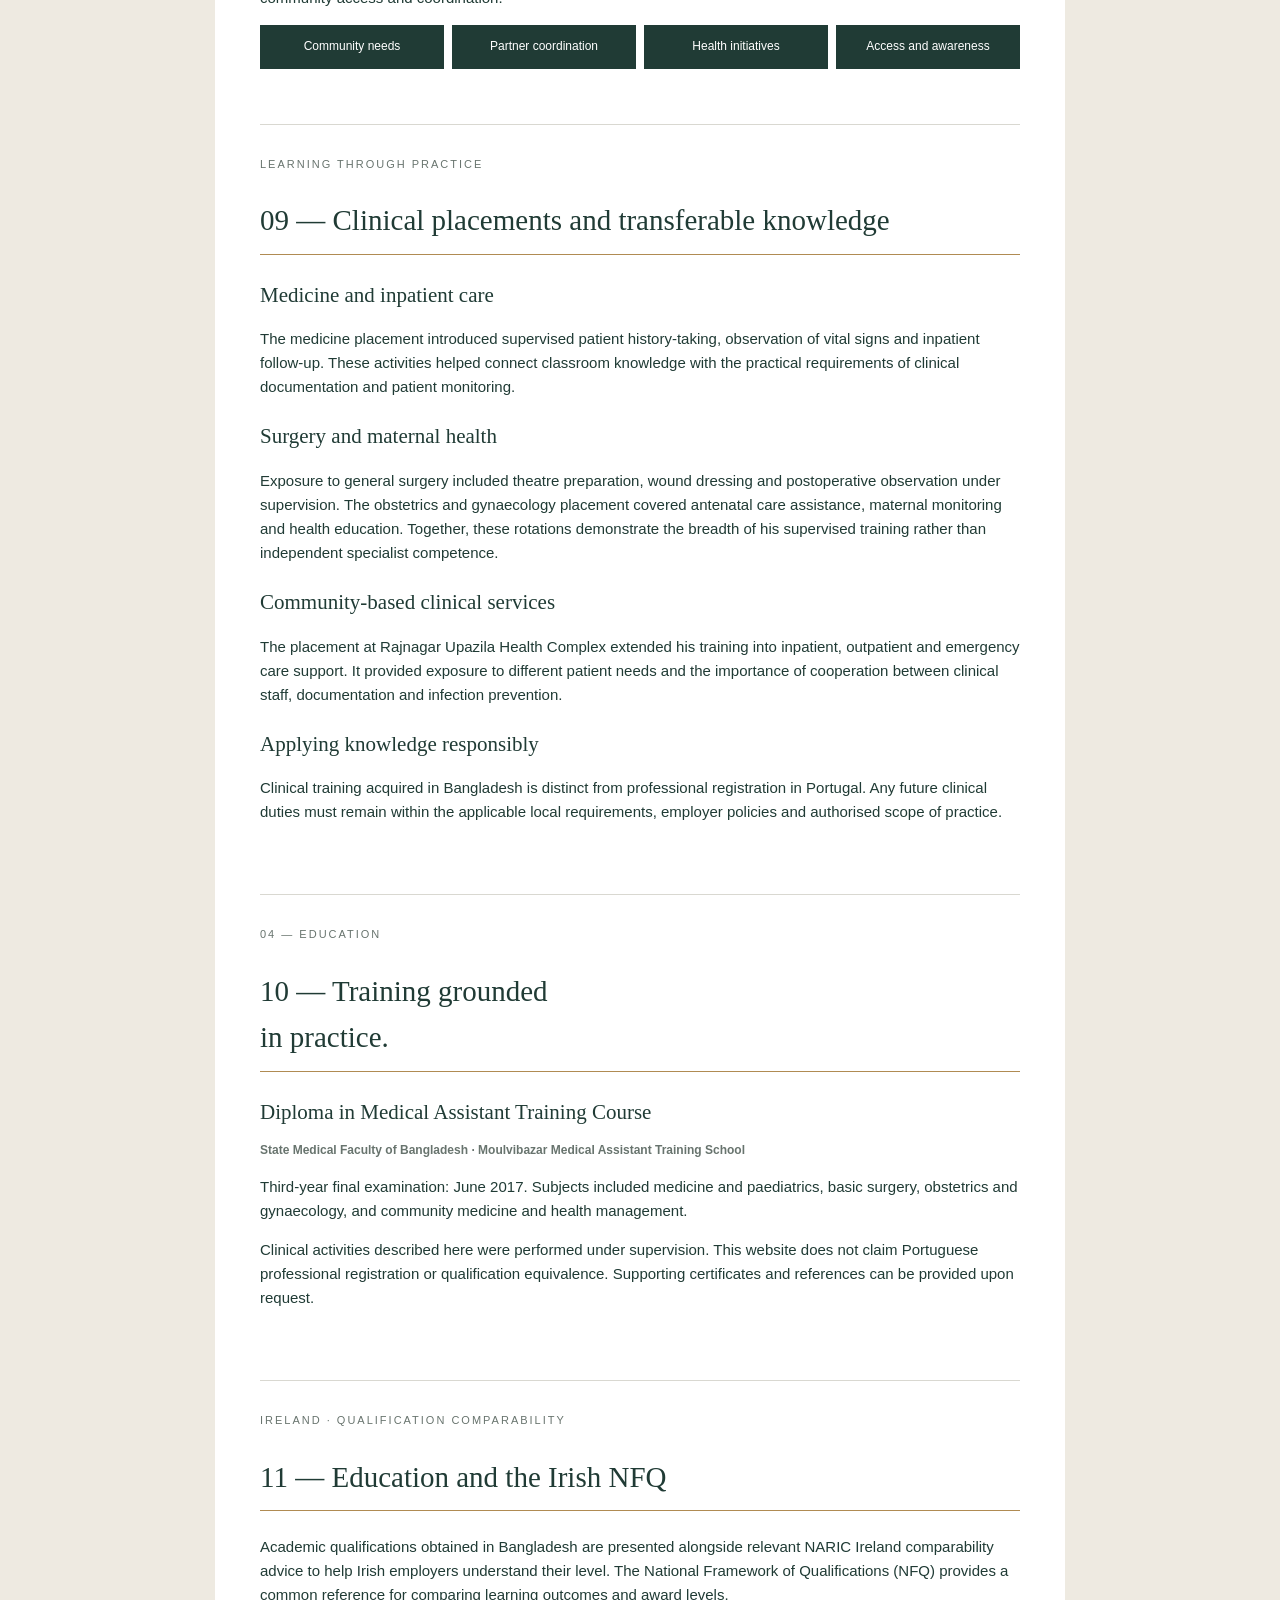
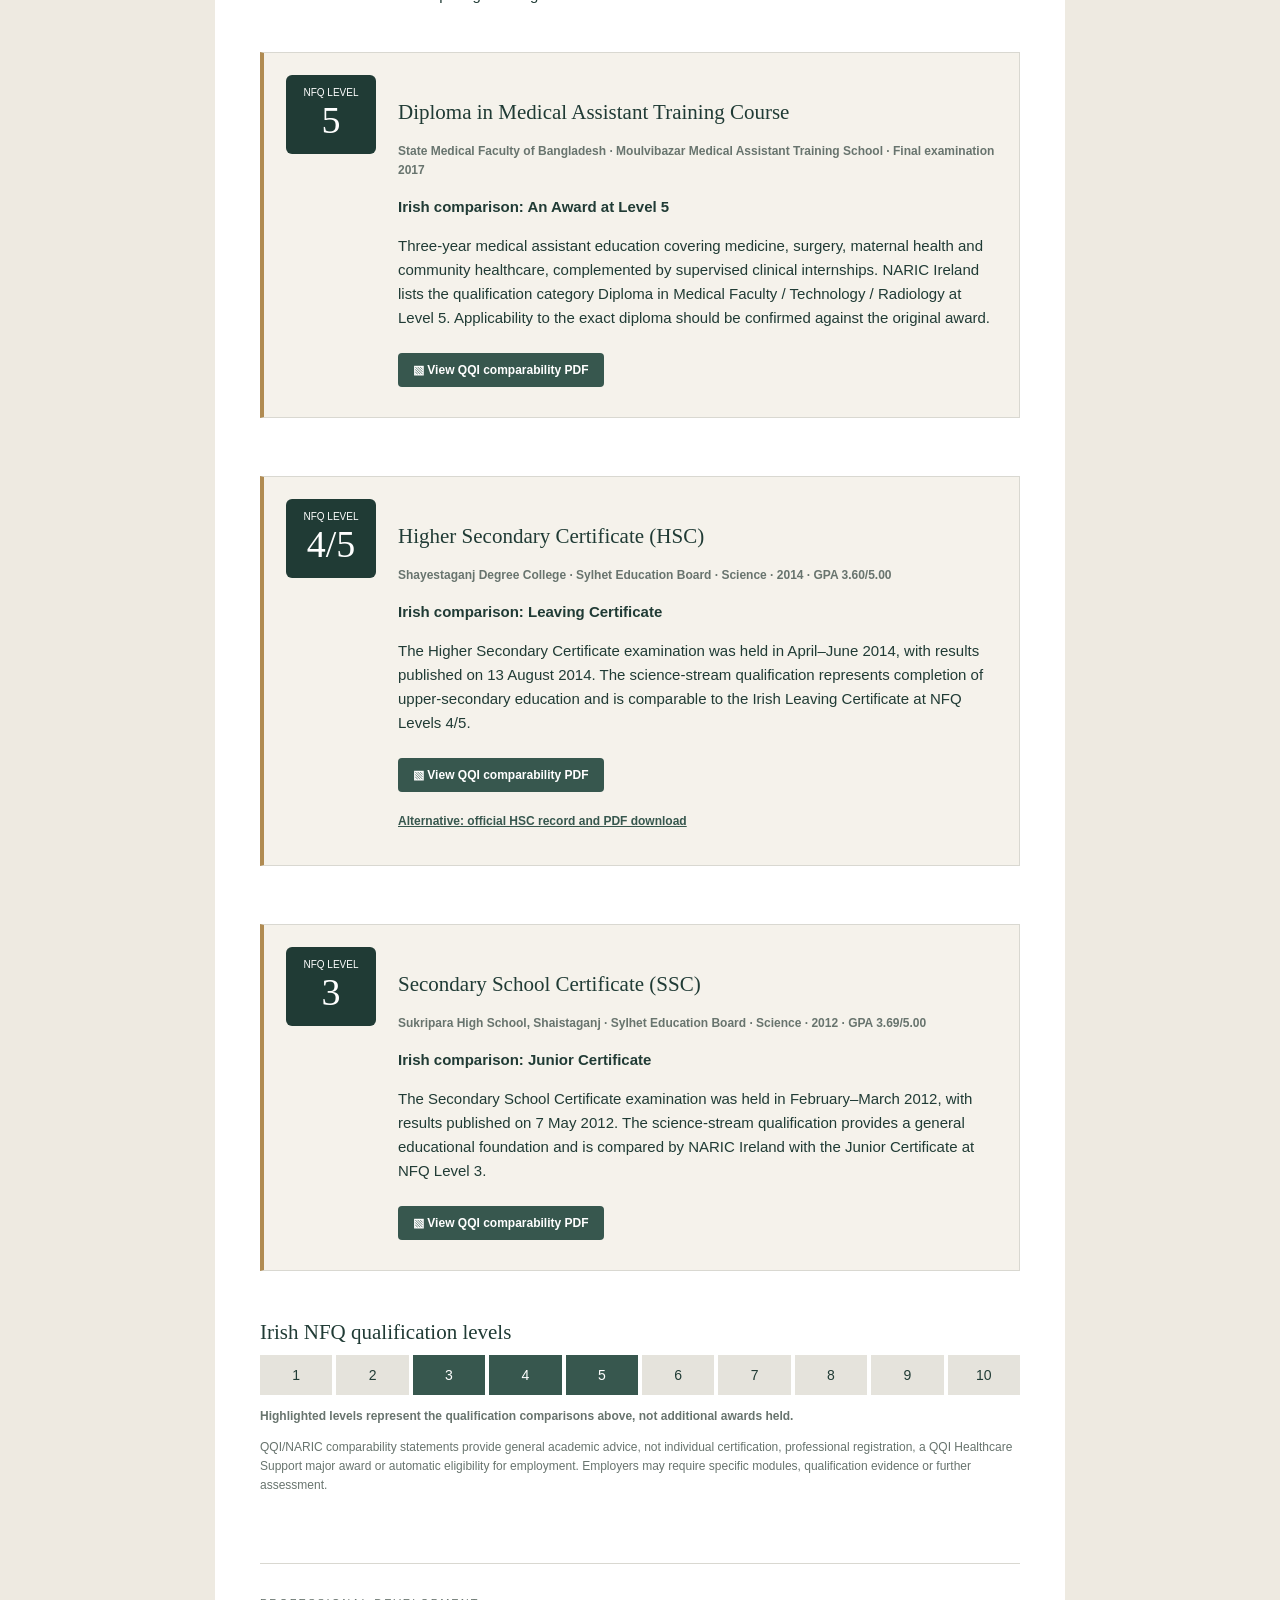
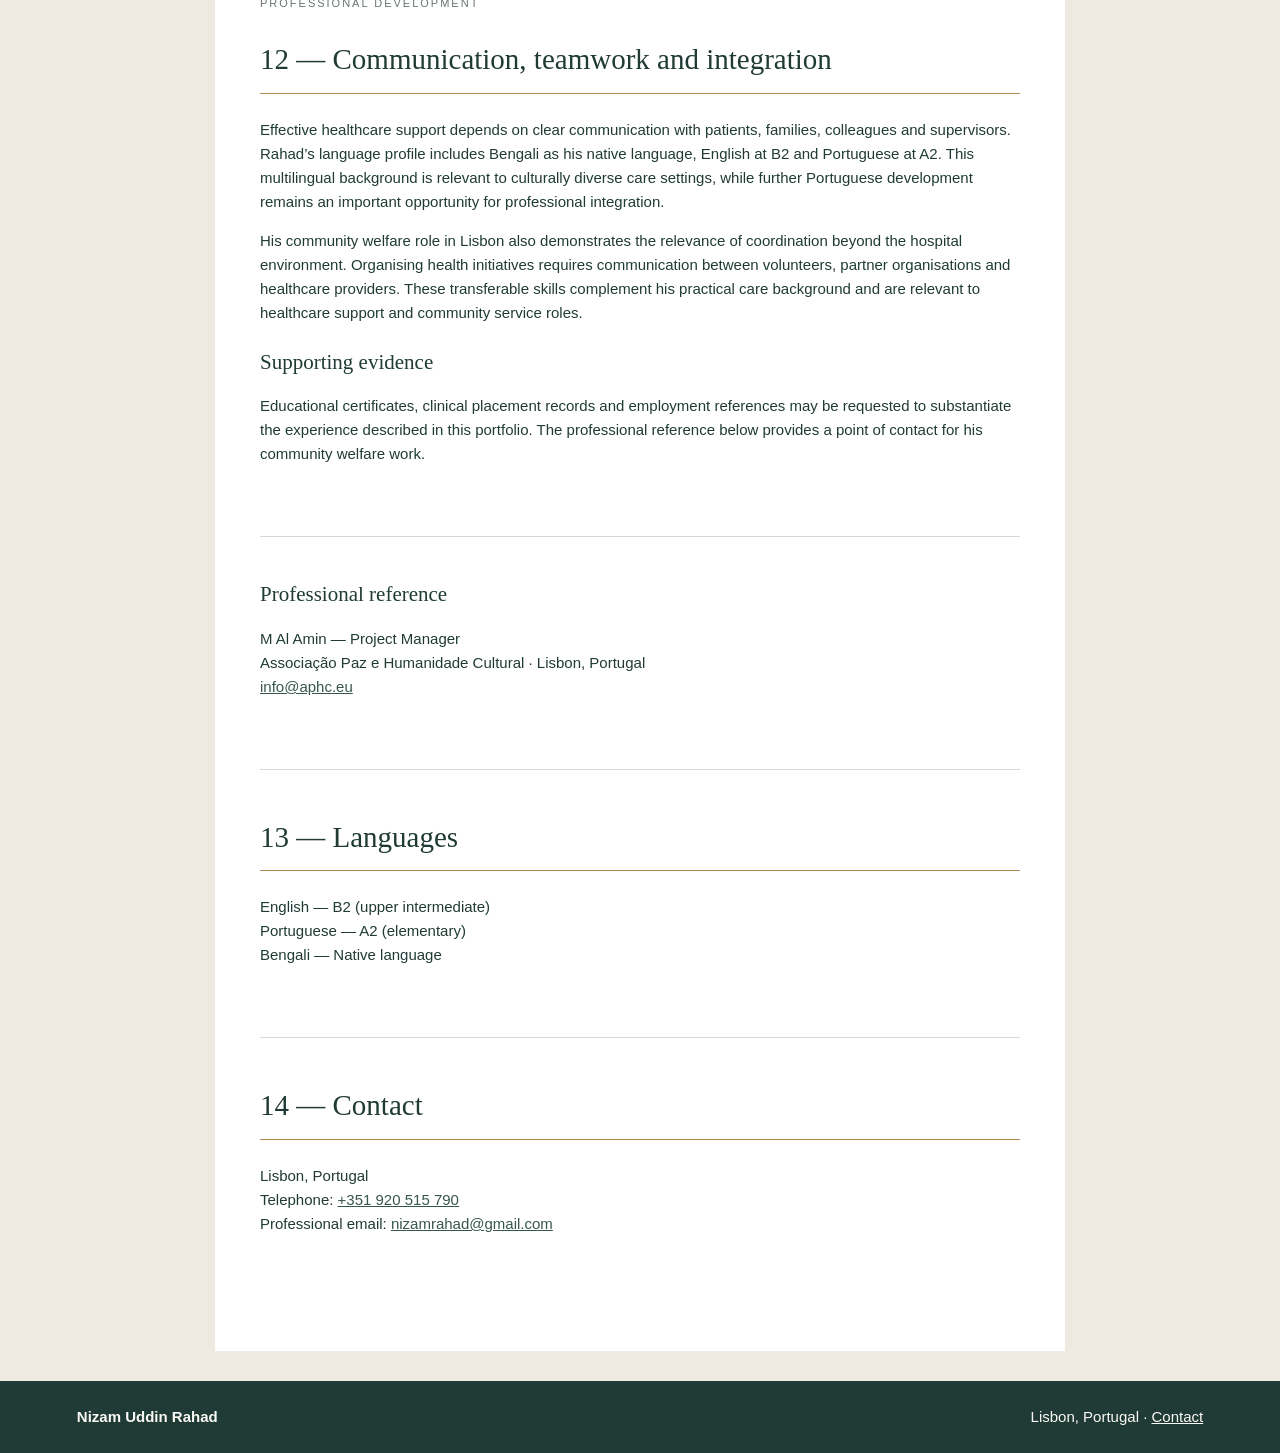
<file: portfolio.html>
<!doctype html><html lang="en"><head><meta charset="utf-8"><meta name="viewport" content="width=device-width,initial-scale=1"><title>Professional Portfolio — Nizam Uddin Rahad</title><style>@page{size:A4;margin:16mm}*{box-sizing:border-box}body{background:#eeeae1;color:#203b35;font:15px/1.6 Arial,sans-serif;margin:0}main{max-width:850px;margin:30px auto;background:white;padding:45px}h1,h2,h3{font-family:Georgia,serif;font-weight:normal}h1{font-size:46px;line-height:1.1}h2{font-size:29px;border-bottom:1px solid #b08b52;padding-bottom:10px}h3{font-size:21px;margin-bottom:5px}.sub,time{color:#68746e;font-size:12px}.overline{letter-spacing:2px;font-size:11px;text-transform:uppercase}section{margin:35px 0}.entry,article{break-inside:avoid;margin:20px 0}.tags span{display:inline-block;padding:4px 8px;border:1px solid #ddd;margin:3px}.toolbar{max-width:850px;margin:20px auto;display:flex;justify-content:space-between;flex-wrap:wrap;gap:12px}button{background:#37574e;color:white;border:0;padding:12px 20px;cursor:pointer}a{color:#37574e}@media print{body{background:white;font-size:11pt}main{margin:0;padding:0;max-width:none}.toolbar{display:none}h1{font-size:34pt}h2{font-size:20pt}section{margin:20px 0}h2,h3{break-after:avoid}}@media(max-width:600px){main{padding:22px;margin:10px}.toolbar{padding:12px}}</style><style>.site-nav{position:sticky;top:0;z-index:10;display:flex;justify-content:center;flex-wrap:wrap;gap:20px;padding:18px 12px;background:#fbf9f4;border-bottom:1px solid #d9d8d1;font:12px Arial,sans-serif;text-transform:uppercase;letter-spacing:.07em}.site-nav a{color:#203b35;text-decoration:none}.site-nav a:hover{text-decoration:underline}@media print{.site-nav{display:none!important}}</style><style>.cover{background:#203b35;color:#fbf9f4;padding:55px 40px;margin:-45px -45px 45px;min-height:420px}.cover h1{font-size:clamp(45px,7vw,80px);margin:45px 0 15px}.lead{font:23px Georgia,serif;color:#e3d6bd}.metrics{display:grid;grid-template-columns:repeat(3,1fr);gap:15px;border-top:1px solid #87988e;padding-top:25px;margin-top:45px}.metrics strong,.metrics span{display:block}.metrics strong{font:22px Georgia,serif}.metrics span{font-size:11px;margin-top:8px}.coverfoot{font-size:11px;letter-spacing:1px;margin-top:45px}main section{padding:20px 0;border-top:1px solid #d9d8d1}main section .overline{color:#68746e}main .entry{border-left:3px solid #b08b52;padding:5px 0 5px 20px}main .cards{display:grid;grid-template-columns:1fr 1fr;gap:18px}main article{background:#f5f2eb;padding:20px}main .sub{font-weight:600}@media(max-width:600px){.cover{margin:-22px -22px 25px;padding:28px 22px}.metrics,main .cards{grid-template-columns:1fr}}@media print{.cover{margin:0;padding:25mm 12mm;min-height:230mm;break-after:page;print-color-adjust:exact;-webkit-print-color-adjust:exact}.cover h1{font-size:54pt}main section{padding:8px 0}main article{print-color-adjust:exact;-webkit-print-color-adjust:exact}}</style><link rel="stylesheet" href="shared.css"><link rel="canonical" href="https://nizam-uddin-rahad.vercel.app/portfolio.html"><link rel="icon" href="WhatsApp%20Image%202026-11-03%20at%2011.22.22%20PM.jpeg"><style>.journey{display:grid;grid-template-columns:1fr 1fr;gap:14px}.journey article{margin:0;border-top:3px solid #b08b52}.journey strong{color:#37574e;font-size:12px}.training-bar{display:flex;overflow:hidden;border-radius:4px;color:white;font-size:12px}.training-bar div{padding:14px 8px;background:#37574e;flex:3}.training-bar div+div{background:#806a45;flex:1}.process{display:grid;grid-template-columns:repeat(4,1fr);gap:8px}.process span{background:#203b35;color:white;padding:12px;font-size:12px;text-align:center}@media(max-width:600px){.journey,.process{grid-template-columns:1fr 1fr}}@media print{.portfolio-feature{break-before:page}.journey,.process,.training-bar{print-color-adjust:exact;-webkit-print-color-adjust:exact}.journey article{break-inside:avoid}}</style><style>.irish-qualifications{clear:both}.nfq-cards{display:grid;gap:18px;margin:25px 0}.nfq-cards article{display:grid;grid-template-columns:90px 1fr;gap:22px;border:1px solid #d9d8d1;border-left:4px solid #b08b52;padding:22px;background:#f5f2eb;break-inside:avoid}.nfq-level{background:#203b35;color:#fff;border-radius:6px;align-self:start;padding:12px 6px;text-align:center}.nfq-level small,.nfq-level strong{display:block}.nfq-level small{font:10px Arial,sans-serif}.nfq-level strong{font:38px Georgia,serif}.nfq-cards a{text-decoration:underline;color:#37574e;font-size:12px;overflow-wrap:anywhere}.nfq-scale{display:grid;grid-template-columns:repeat(10,1fr);gap:4px}.nfq-scale span{background:#e5e3dc;text-align:center;padding:12px 0;font:14px Arial,sans-serif}.nfq-scale .matched{background:#37574e;color:white}.irish-qualifications .disclaimer{font-size:12px!important;color:#68746e}@media(max-width:600px){.nfq-cards article{grid-template-columns:65px 1fr;gap:12px;padding:12px}.nfq-level strong{font-size:28px}}@media print{.irish-qualifications{break-before:page}.nfq-cards article,.nfq-scale,.nfq-level{print-color-adjust:exact;-webkit-print-color-adjust:exact}.nfq-cards article{padding:12px;gap:12px}.nfq-cards{gap:10px}.nfq-level strong{font-size:28px}.nfq-cards p{margin:4px 0}}</style><style>.nfq-cards a.qqi-pdf{display:inline-block;background:#37574e;color:#fff;padding:10px 15px;border-radius:4px;text-decoration:none;font:600 12px Arial,sans-serif;margin:8px 0}@media print{.nfq-cards a.qqi-pdf{color:#203b35;background:transparent;border:1px solid #37574e}}</style><meta property="og:title" content="Professional Portfolio — Nizam Uddin Rahad"><meta property="og:description" content="International healthcare assistant and community welfare professional seeking opportunities in Ireland."><meta property="og:type" content="website"><meta property="og:url" content="https://nizam-uddin-rahad.vercel.app/portfolio.html"><meta property="og:image" content="https://nizam-uddin-rahad.vercel.app/WhatsApp%20Image%202026-11-03%20at%2011.22.22%20PM.jpeg"><meta name="twitter:card" content="summary_large_image"><script type="application/ld+json">{"@context":"https://schema.org","@type":"Person","name":"Nizam Uddin Rahad","jobTitle":"Healthcare Assistant and Community Welfare Professional","url":"https://nizam-uddin-rahad.vercel.app/","address":{"@type":"PostalAddress","addressLocality":"Lisbon","addressCountry":"PT"}}</script></head><body><header class="shared-header"><a class="brand" href="index.html"><img src="WhatsApp%20Image%202026-11-03%20at%2011.22.22%20PM.jpeg" alt="Profile portrait"><span>Nizam Uddin Rahad</span></a><details class="mobile-menu"><summary>Menu</summary><a href="index.html">Home</a><a href="about.html">About</a><a href="career.html">Career</a><a href="training.html">Training</a><a href="education.html">Education</a><a href="cv.html">CV</a><a href="portfolio.html" aria-current="page">Portfolio</a><a href="contact.html">Contact</a></details><nav class="desktop-menu"><a href="index.html">Home</a><a href="about.html">About</a><a href="career.html">Career</a><a href="training.html">Training</a><a href="education.html">Education</a><a href="cv.html">CV</a><a href="portfolio.html" aria-current="page">Portfolio</a><a href="contact.html">Contact</a></nav></header><div class="toolbar"><span>Professional portfolio · A4 edition</span><button onclick="window.print()">Print / Save as PDF</button></div><main><div class="cover"><img src="WhatsApp%20Image%202026-11-03%20at%2011.22.22%20PM.jpeg" alt="Nizam Uddin Rahad" style="width:150px;height:auto;float:right;margin:0 0 18px 24px;border:1px solid #d9d8d1;border-radius:4px"><p class="overline">Professional portfolio / Healthcare & community welfare</p><h1>Nizam Uddin<br>Rahad</h1><p class="lead">Clinical training. Patient care. Community impact.</p><p>Lisbon, Portugal</p><div class="metrics"><div><strong>12 months</strong><span>Supervised clinical training</span></div><div><strong>3 countries</strong><span>Professional experience</span></div><div><strong>2023–present</strong><span>Community health coordination</span></div></div><p class="coverfoot">Professional experience · Clinical practice · Qualifications · Reference</p></div><section class="portfolio-feature"><h2>Contents</h2><ol><li><a href="#chapter-1">Care starts withattention to people.</a></li><li><a href="#chapter-2">Three countries, one commitment to care</a></li><li><a href="#chapter-3">A person-centred approach to healthcare</a></li><li><a href="#chapter-4">Professional experience</a></li><li><a href="#chapter-5">From observation to everyday patient support</a></li><li><a href="#chapter-6">Twelve months of supervisedclinical experience.</a></li><li><a href="#chapter-7">Clinical training and patient support</a></li><li><a href="#chapter-8">Connecting people with care</a></li><li><a href="#chapter-9">Clinical placements and transferable knowledge</a></li><li><a href="#chapter-10">Training groundedin practice.</a></li><li><a href="#chapter-11">Education and the Irish NFQ</a></li><li><a href="#chapter-12">Communication, teamwork and integration</a></li><li><a href="#chapter-13">Languages</a></li><li><a href="#chapter-14">Contact</a></li></ol></section><section id="about" class="split"><div><p class="overline">01 — PROFILE</p><h2 id="chapter-1">01 — Care starts with<br>attention to people.</h2></div><div><p>Seeking healthcare support opportunities in Ireland. Healthcare-trained professional with a Diploma in Medical Assistant Training, 12 months of supervised clinical internships in Bangladesh, and healthcare assistant experience in Bangladesh and the United Kingdom.</p><p class="recruitment-status"><strong>Available to relocate to Ireland immediately.</strong></p><p>Since November 2023, involved in community health and welfare coordination in Lisbon, supporting healthcare access, health awareness and volunteer-led initiatives.</p><div class="tags"><span>Patient monitoring</span><span>Clinical support</span><span>Community outreach</span><span>Preventive healthcare</span></div></div></section><section class="portfolio-feature"><p class="overline">PROFESSIONAL JOURNEY</p><h2 id="chapter-2">02 — Three countries, one commitment to care</h2><div class="journey"><article><strong>2018–2019</strong><h3>Bangladesh</h3><p>Supervised clinical placements established a foundation in patient observation, clinical documentation and teamwork.</p></article><article><strong>2020–2022</strong><h3>Bangladesh</h3><p>Hospital-based healthcare assistance developed practical experience supporting patients' daily needs and comfort.</p></article><article><strong>2022–2023</strong><h3>United Kingdom</h3><p>Healthcare assistant employment broadened his international care experience.</p></article><article><strong>2023–present</strong><h3>Portugal</h3><p>Community welfare coordination connects healthcare awareness, volunteers and access to services.</p></article></div></section><section class="portfolio-feature"><p class="overline">PROFESSIONAL PHILOSOPHY</p><h2 id="chapter-3">03 — A person-centred approach to healthcare</h2><p>Rahad’s professional background brings together formal medical assistant education, supervised clinical placements, hospital employment and community welfare coordination. These complementary experiences provide a perspective on healthcare that extends beyond clinical procedures to the everyday needs of patients and their families.</p><p>Patient-centred support involves respecting dignity, privacy and individual preferences while helping people maintain comfort and independence. In a healthcare assistant role, careful observation, accurate communication and timely escalation of concerns are particularly important. His training and hospital experience provide a foundation for contributing to these activities within the responsibilities assigned by supervising professionals.</p><h3>Professional direction</h3><p>His international career provides a basis for adapting to different healthcare environments and working with people from diverse backgrounds. In Portugal, his community welfare experience complements his clinical background, while continued Portuguese language development supports integration into local professional settings.</p></section><section id="career"><p class="overline">02 — EXPERIENCE</p><h2 id="chapter-4">04 — Professional experience</h2><div class="entry"><time>2023 — PRESENT</time><div><h3>Community Health and Welfare Officer</h3><p class="sub">Associação Paz e Humanidade Cultural · Lisbon, Portugal</p><p>Coordinate voluntary blood donation campaigns, free medical camps and basic health screening initiatives. Liaise with healthcare providers, volunteers and community organisations; support preventive-health awareness and access to essential services.</p></div></div><div class="entry"><time>2022 — 2023</time><div><h3>Healthcare Assistant | Victory Locum Limited</h3><p class="sub">Milton Keynes, United Kingdom · June 2022 – November 2023</p><ul><li>Assisted patients and residents with personal care, hygiene, dressing and daily living activities.</li><li>Supported safe mobility, feeding, hydration and patient comfort.</li><li>Observed patients’ wellbeing and communicated concerns to supervising healthcare professionals.</li><li>Maintained a safe, clean and hygienic care environment.</li><li>Supported patient dignity, privacy and independence through person-centred care.</li><li>Collaborated with healthcare colleagues to ensure continuity of care.</li></ul></div></div><div class="entry"><time>2020 — 2022</time><div><h3>Health Care Assistant</h3><p class="sub">Hope Private Hospital · Moulvibazar, Bangladesh</p><p>Monitored and recorded patients’ temperature, pulse, respiration and weight; assisted with hygiene, infection prevention, feeding, mobility, bed-making and patient comfort. Employment period: 1 June 2020 to 30 June 2022.</p></div></div></section><section class="portfolio-feature"><p class="overline">CARE DELIVERY</p><h2 id="chapter-5">05 — From observation to everyday patient support</h2><h3>Hospital-based experience in Bangladesh</h3><p>At Hope Private Hospital, Rahad’s responsibilities included recording patient observations such as temperature, pulse, respiration and weight. These routine observations support the wider clinical team by providing information that can inform ongoing assessment. His work also included assistance with feeding, personal hygiene, mobility, bed-making and patient comfort.</p><p>These activities illustrate the importance of continuity in daily care: maintaining a clean environment, supporting patients with practical needs and communicating observations to the appropriate professionals. Healthcare assistants contribute to the quality of the patient experience through consistent attention to these fundamental tasks.</p><h3>International healthcare experience in the United Kingdom</h3><p>His employment with Victory Locum Limited adds UK healthcare experience to his international career.</p></section><section id="training" class="warm"><p class="overline">03 — CLINICAL TRAINING</p><h2 id="chapter-6">06 — Twelve months of supervised<br>clinical experience.</h2><div class="cards"><article><time>JAN — SEP 2018 · 9 MONTHS</time><h3>250 Bedded Hospital</h3><p class="sub">Moulvibazar, Bangladesh</p><ul><li><b>Medicine:</b> histories, vital signs, supervised medication assistance and inpatient follow-up.</li><li><b>General Surgery:</b> theatre preparation, wound dressing and postoperative observation.</li><li><b>Obstetrics & Gynaecology:</b> antenatal care assistance, maternal monitoring and health education.</li></ul></article><article><time>NOV 2018 — FEB 2019 · 3 MONTHS</time><h3>Upazila Health Complex</h3><p class="sub">Rajnagar, Moulvibazar, Bangladesh</p><ul><li>Inpatient, outpatient and emergency care support.</li><li>Patient history, vital signs and clinical documentation.</li><li>Supervised medication, injection and wound-care assistance.</li><li>Infection prevention, patient safety and clinical teamwork.</li></ul></article></div></section><section class="portfolio-feature"><p class="overline">PRACTICAL COMPETENCIES</p><h2 id="chapter-7">07 — Clinical training and patient support</h2><div class="training-bar"><div>9 months · Hospital</div><div>3 months · Health centre</div></div><p>His supervised placements covered medicine, surgery, obstetrics and gynaecology, and community-based clinical services. Together, these experiences provide a foundation for working within multidisciplinary care teams while respecting professional scope and supervision.</p><div class="journey"><article><h3>Patient observation</h3><p>Recording vital signs and supporting accurate clinical documentation.</p></article><article><h3>Daily care</h3><p>Supporting hygiene, feeding, mobility and patient comfort.</p></article><article><h3>Safety</h3><p>Supporting infection prevention and supervised clinical procedures.</p></article><article><h3>Community outreach</h3><p>Coordinating volunteers, health awareness and access to community services.</p></article></div></section><section class="portfolio-feature"><p class="overline">COMMUNITY HEALTH</p><h2 id="chapter-8">08 — Connecting people with care</h2><p>In Lisbon, his work with Associação Paz e Humanidade Cultural focuses on coordinating community initiatives rather than independent clinical practice. His responsibilities bring together volunteers, healthcare providers and community organisations to support blood donation campaigns, medical camps and preventive health awareness.</p><p>This experience complements his hospital background by extending his focus from individual patient support to community access and coordination.</p><div class="process"><span>Community needs</span><span>Partner coordination</span><span>Health initiatives</span><span>Access and awareness</span></div></section><section class="portfolio-feature"><p class="overline">LEARNING THROUGH PRACTICE</p><h2 id="chapter-9">09 — Clinical placements and transferable knowledge</h2><h3>Medicine and inpatient care</h3><p>The medicine placement introduced supervised patient history-taking, observation of vital signs and inpatient follow-up. These activities helped connect classroom knowledge with the practical requirements of clinical documentation and patient monitoring.</p><h3>Surgery and maternal health</h3><p>Exposure to general surgery included theatre preparation, wound dressing and postoperative observation under supervision. The obstetrics and gynaecology placement covered antenatal care assistance, maternal monitoring and health education. Together, these rotations demonstrate the breadth of his supervised training rather than independent specialist competence.</p><h3>Community-based clinical services</h3><p>The placement at Rajnagar Upazila Health Complex extended his training into inpatient, outpatient and emergency care support. It provided exposure to different patient needs and the importance of cooperation between clinical staff, documentation and infection prevention.</p><h3>Applying knowledge responsibly</h3><p>Clinical training acquired in Bangladesh is distinct from professional registration in Portugal. Any future clinical duties must remain within the applicable local requirements, employer policies and authorised scope of practice.</p></section><section id="education" class="split"><div><p class="overline">04 — EDUCATION</p><h2 id="chapter-10">10 — Training grounded<br>in practice.</h2></div><div><h3>Diploma in Medical Assistant Training Course</h3><p class="sub">State Medical Faculty of Bangladesh · Moulvibazar Medical Assistant Training School</p><p>Third-year final examination: June 2017. Subjects included medicine and paediatrics, basic surgery, obstetrics and gynaecology, and community medicine and health management.</p><p class="disclaimer">Clinical activities described here were performed under supervision. This website does not claim Portuguese professional registration or qualification equivalence. Supporting certificates and references can be provided upon request.</p></div></section><section class="irish-qualifications"><p class="overline">IRELAND · QUALIFICATION COMPARABILITY</p><h2 id="chapter-11">11 — Education and the Irish NFQ</h2><p>Academic qualifications obtained in Bangladesh are presented alongside relevant NARIC Ireland comparability advice to help Irish employers understand their level. The National Framework of Qualifications (NFQ) provides a common reference for comparing learning outcomes and award levels.</p><div class="nfq-cards"><article><div class="nfq-level"><small>NFQ LEVEL</small><strong>5</strong></div><div><h3>Diploma in Medical Assistant Training Course</h3><p class="sub">State Medical Faculty of Bangladesh · Moulvibazar Medical Assistant Training School · Final examination 2017</p><p><b>Irish comparison: An Award at Level 5</b></p><p>Three-year medical assistant education covering medicine, surgery, maternal health and community healthcare, complemented by supervised clinical internships. NARIC Ireland lists the qualification category Diploma in Medical Faculty / Technology / Radiology at Level 5. Applicability to the exact diploma should be confirmed against the original award.</p><a class="qqi-pdf" href="https://qsdocs.qqi.ie/QualRec%20Comparability%20Statements/Bangladesh_ID_1849.pdf" target="_blank" rel="noopener noreferrer">▧ View QQI comparability PDF</a></div></article><article><div class="nfq-level"><small>NFQ LEVEL</small><strong>4/5</strong></div><div><h3>Higher Secondary Certificate (HSC)</h3><p class="sub">Shayestaganj Degree College · Sylhet Education Board · Science · 2014 · GPA 3.60/5.00</p><p><b>Irish comparison: Leaving Certificate</b></p><p>The Higher Secondary Certificate examination was held in April–June 2014, with results published on 13 August 2014. The science-stream qualification represents completion of upper-secondary education and is comparable to the Irish Leaving Certificate at NFQ Levels 4/5.</p><a class="qqi-pdf" href="https://qsdocs.qqi.ie/QualRec%20Comparability%20Statements/Bangladesh_ID_422.pdf" target="_blank" rel="noopener noreferrer">▧ View QQI comparability PDF</a><p class="sub"><a href="https://qsearch.qqi.ie/WebPart/RecognitionDetails?recognitionCode=422">Alternative: official HSC record and PDF download</a></p></div></article><article><div class="nfq-level"><small>NFQ LEVEL</small><strong>3</strong></div><div><h3>Secondary School Certificate (SSC)</h3><p class="sub">Sukripara High School, Shaistaganj · Sylhet Education Board · Science · 2012 · GPA 3.69/5.00</p><p><b>Irish comparison: Junior Certificate</b></p><p>The Secondary School Certificate examination was held in February–March 2012, with results published on 7 May 2012. The science-stream qualification provides a general educational foundation and is compared by NARIC Ireland with the Junior Certificate at NFQ Level 3.</p><a class="qqi-pdf" href="https://qsdocs.qqi.ie/QualRec%20Comparability%20Statements/Bangladesh_ID_639.pdf" target="_blank" rel="noopener noreferrer">▧ View QQI comparability PDF</a></div></article></div><h3>Irish NFQ qualification levels</h3><div class="nfq-scale" aria-label="NFQ levels 1 to 10, with levels 3, 4 and 5 highlighted"><span class="">1</span><span class="">2</span><span class="matched">3</span><span class="matched">4</span><span class="matched">5</span><span class="">6</span><span class="">7</span><span class="">8</span><span class="">9</span><span class="">10</span></div><p class="sub">Highlighted levels represent the qualification comparisons above, not additional awards held.</p><p class="disclaimer">QQI/NARIC comparability statements provide general academic advice, not individual certification, professional registration, a QQI Healthcare Support major award or automatic eligibility for employment. Employers may require specific modules, qualification evidence or further assessment.</p></section><section class="portfolio-feature"><p class="overline">PROFESSIONAL DEVELOPMENT</p><h2 id="chapter-12">12 — Communication, teamwork and integration</h2><p>Effective healthcare support depends on clear communication with patients, families, colleagues and supervisors. Rahad’s language profile includes Bengali as his native language, English at B2 and Portuguese at A2. This multilingual background is relevant to culturally diverse care settings, while further Portuguese development remains an important opportunity for professional integration.</p><p>His community welfare role in Lisbon also demonstrates the relevance of coordination beyond the hospital environment. Organising health initiatives requires communication between volunteers, partner organisations and healthcare providers. These transferable skills complement his practical care background and are relevant to healthcare support and community service roles.</p><h3>Supporting evidence</h3><p>Educational certificates, clinical placement records and employment references may be requested to substantiate the experience described in this portfolio. The professional reference below provides a point of contact for his community welfare work.</p></section><section id="references"><h3>Professional reference</h3><p>M Al Amin — Project Manager<br>Associação Paz e Humanidade Cultural · Lisbon, Portugal<br><a href="mailto:info@aphc.eu">info@aphc.eu</a></p></section><section class="language-section"><h2 id="chapter-13">13 — Languages</h2><p>English — B2 (upper intermediate)<br>Portuguese — A2 (elementary)<br>Bengali — Native language</p></section><section><h2 id="chapter-14">14 — Contact</h2><p>Lisbon, Portugal<br>Telephone: <a href="tel:+351920515790">+351 920 515 790</a><br>Professional email: <a href="mailto:nizamrahad@gmail.com">nizamrahad@gmail.com</a></p></section></main><footer class="shared-footer"><strong>Nizam Uddin Rahad</strong><span>Lisbon, Portugal · <a href="contact.html">Contact</a></span></footer></body></html>
</file>
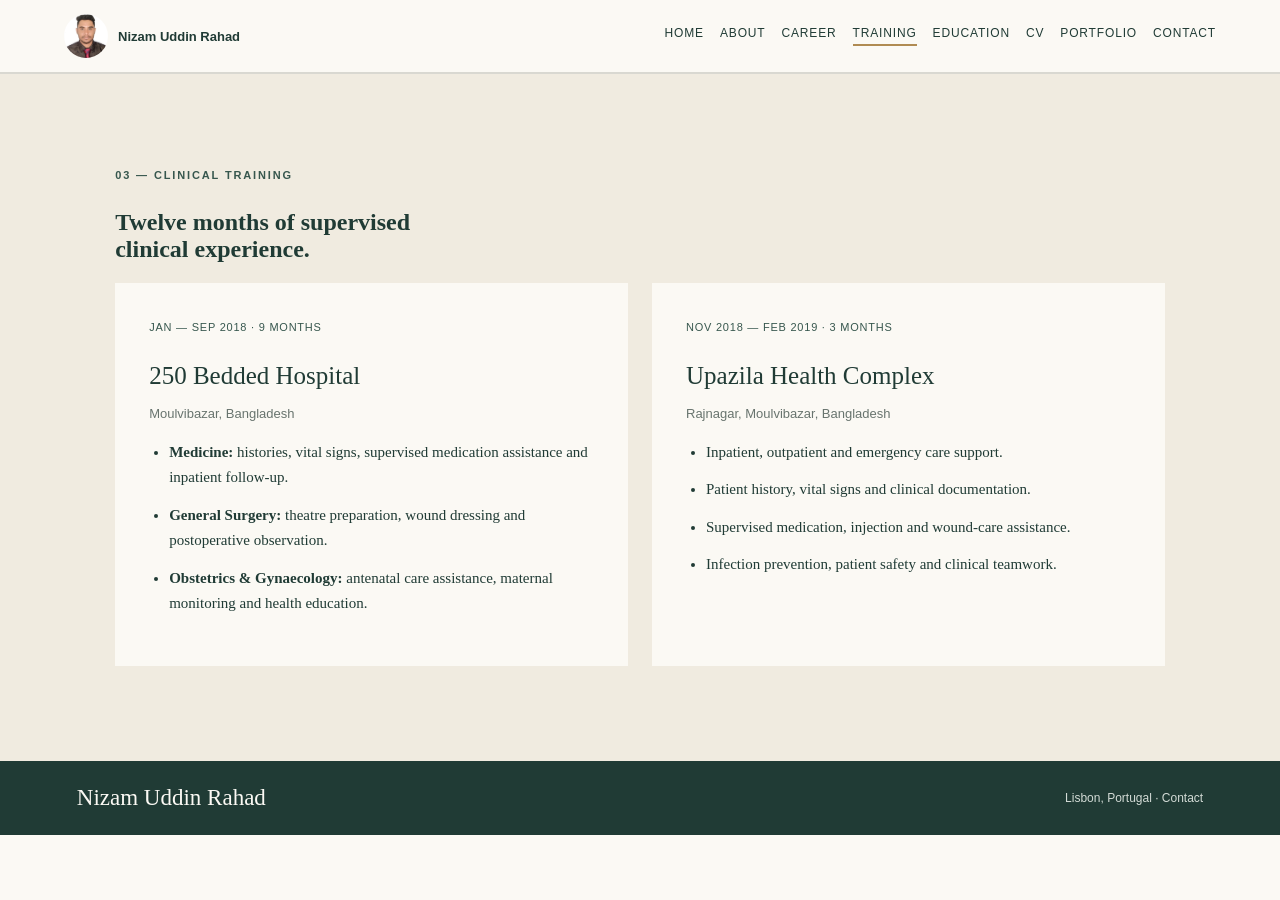
<file: training.html>
<!doctype html><html lang="en"><head><meta charset="utf-8"><meta name="viewport" content="width=device-width,initial-scale=1"><title>Training | Nizam Uddin Rahad</title><meta name="description" content="Training and professional healthcare background of Nizam Uddin Rahad in Lisbon, Portugal."><link rel="stylesheet" href="styles.css"><link rel="stylesheet" href="shared.css"><link rel="canonical" href="https://nizam-uddin-rahad.vercel.app/training.html"><link rel="icon" href="WhatsApp%20Image%202026-11-03%20at%2011.22.22%20PM.jpeg"><meta property="og:title" content="Training | Nizam Uddin Rahad"><meta property="og:description" content="International healthcare assistant and community welfare professional seeking opportunities in Ireland."><meta property="og:type" content="website"><meta property="og:url" content="https://nizam-uddin-rahad.vercel.app/training.html"><meta property="og:image" content="https://nizam-uddin-rahad.vercel.app/WhatsApp%20Image%202026-11-03%20at%2011.22.22%20PM.jpeg"><meta name="twitter:card" content="summary_large_image"><script type="application/ld+json">{"@context":"https://schema.org","@type":"Person","name":"Nizam Uddin Rahad","jobTitle":"Healthcare Assistant and Community Welfare Professional","url":"https://nizam-uddin-rahad.vercel.app/","address":{"@type":"PostalAddress","addressLocality":"Lisbon","addressCountry":"PT"}}</script></head><body><header class="shared-header"><a class="brand" href="index.html"><img src="WhatsApp%20Image%202026-11-03%20at%2011.22.22%20PM.jpeg" alt="Profile portrait"><span>Nizam Uddin Rahad</span></a><details class="mobile-menu"><summary>Menu</summary><a href="index.html">Home</a><a href="about.html">About</a><a href="career.html">Career</a><a href="training.html" aria-current="page">Training</a><a href="education.html">Education</a><a href="cv.html">CV</a><a href="portfolio.html">Portfolio</a><a href="contact.html">Contact</a></details><nav class="desktop-menu"><a href="index.html">Home</a><a href="about.html">About</a><a href="career.html">Career</a><a href="training.html" aria-current="page">Training</a><a href="education.html">Education</a><a href="cv.html">CV</a><a href="portfolio.html">Portfolio</a><a href="contact.html">Contact</a></nav></header><main><section id="training" class="warm"><p class="overline">03 — CLINICAL TRAINING</p><h1>Twelve months of supervised<br>clinical experience.</h1><div class="cards"><article><time>JAN — SEP 2018 · 9 MONTHS</time><h3>250 Bedded Hospital</h3><p class="sub">Moulvibazar, Bangladesh</p><ul><li><b>Medicine:</b> histories, vital signs, supervised medication assistance and inpatient follow-up.</li><li><b>General Surgery:</b> theatre preparation, wound dressing and postoperative observation.</li><li><b>Obstetrics & Gynaecology:</b> antenatal care assistance, maternal monitoring and health education.</li></ul></article><article><time>NOV 2018 — FEB 2019 · 3 MONTHS</time><h3>Upazila Health Complex</h3><p class="sub">Rajnagar, Moulvibazar, Bangladesh</p><ul><li>Inpatient, outpatient and emergency care support.</li><li>Patient history, vital signs and clinical documentation.</li><li>Supervised medication, injection and wound-care assistance.</li><li>Infection prevention, patient safety and clinical teamwork.</li></ul></article></div></section></main><footer class="shared-footer"><strong>Nizam Uddin Rahad</strong><span>Lisbon, Portugal · <a href="contact.html">Contact</a></span></footer></body></html>
</file>
<file: styles.css>
:root{--ink:#203b35;--green:#37574e;--paper:#fbf9f4;--cream:#f0ebe0;--gold:#b08b52;--line:#d9d8d1;--muted:#68746e}*{box-sizing:border-box}html{scroll-behavior:smooth}body{margin:0;background:var(--paper);color:var(--ink);font-family:Georgia,"Times New Roman",serif}a{text-decoration:none;color:inherit}header{padding:24px 7%;display:flex;align-items:center;justify-content:space-between;border-bottom:1px solid var(--line)}.logo{font-size:27px;font-weight:bold}.logo span{color:var(--gold)}nav{display:flex;gap:26px;font:12px Arial,sans-serif;text-transform:uppercase;letter-spacing:.07em}nav a:hover{color:var(--gold)}.hero{padding:100px 9% 30px;min-height:690px;display:flex;flex-direction:column;align-items:flex-start;justify-content:center}.overline{font:11px Arial,sans-serif;letter-spacing:.17em;font-weight:bold;color:var(--green);margin:0 0 28px}.hero h1{font-size:clamp(68px,10vw,135px);font-weight:normal;line-height:.96;letter-spacing:-.055em;margin:0 0 28px}.hero h1 em{color:var(--green);font-weight:normal}.accent{width:60px;height:2px;background:var(--gold)}.intro{font-size:clamp(20px,2.5vw,29px);line-height:1.4;margin:28px 0 30px}.button{font:13px Arial,sans-serif;background:var(--green);color:white;padding:17px 22px}.hero-bottom{width:100%;margin-top:95px;border-top:1px solid var(--line);padding-top:20px;color:var(--muted);font:11px Arial,sans-serif;letter-spacing:.08em}.hero-bottom span{padding:0 10px}section:not(.hero){padding:95px 9%;border-top:1px solid var(--line)}.split{display:grid;grid-template-columns:1fr 1fr;gap:10%}h2{font-size:clamp(38px,5vw,65px);line-height:1.1;letter-spacing:-.035em;font-weight:normal;margin:0 0 40px}h3{font-size:25px;line-height:1.25;font-weight:normal;margin:0 0 8px}section p:not(.overline):not(.sub):not(.hero-bottom){font-size:17px;line-height:1.75}section .sub{font:13px Arial,sans-serif;color:var(--muted);line-height:1.6}.tags{display:flex;gap:8px;flex-wrap:wrap;margin-top:30px}.tags span{border:1px solid var(--line);padding:10px;font:11px Arial,sans-serif}.entry{border-top:1px solid var(--line);display:grid;grid-template-columns:190px 1fr;gap:50px;padding:35px 0}.entry time,.cards time{font:11px Arial,sans-serif;color:var(--green);letter-spacing:.07em}.entry p:not(.sub){max-width:750px}.warm{background:var(--cream)}.cards{display:grid;grid-template-columns:1fr 1fr;gap:24px}.cards article{background:var(--paper);padding:34px}.cards h3{margin-top:25px}.cards ul{font-size:15px;line-height:1.7;padding-left:20px}.cards li{margin:12px 0}.disclaimer{border-top:1px solid var(--line);padding-top:22px;font-size:13px!important;color:var(--muted)}footer{background:var(--ink);color:var(--paper);padding:35px 9%;display:flex;justify-content:space-between;gap:20px;align-items:center}footer strong{font-size:23px;font-weight:normal}footer span{font:12px Arial,sans-serif;color:#d3dbd6}@media(max-width:720px){header{padding:20px 6%}nav{gap:12px;font-size:10px}.hero{min-height:600px;padding:75px 6% 25px}.hero-bottom{margin-top:65px}section:not(.hero){padding:70px 6%}.split,.cards,.entry{grid-template-columns:1fr;gap:20px}.entry{gap:12px}footer{flex-direction:column;align-items:flex-start}}
</file>
<file: shared.css>
.shared-header{position:sticky;top:0;z-index:20;background:#fbf9f4;color:#203b35;display:flex;align-items:center;justify-content:space-between;gap:20px;padding:14px 5%;border-bottom:1px solid #d9d8d1;font:13px Arial,sans-serif}.brand{display:flex;align-items:center;gap:10px;text-decoration:none;color:inherit;font-weight:600;white-space:nowrap}.brand img{width:44px;height:44px;object-fit:cover;object-position:center 30%;border-radius:50%}.desktop-menu{display:flex;gap:16px;flex-wrap:wrap}.shared-header a{color:inherit;text-decoration:none}.shared-header a[aria-current=page]{border-bottom:2px solid #b08b52;padding-bottom:4px}.mobile-menu{display:none}.shared-footer{display:flex;justify-content:space-between;gap:15px;padding:24px 6%;background:#203b35;color:#fbf9f4}.shared-footer a{color:inherit}.proposed{font-size:13px!important;color:#68746e}.hero-grid{display:grid;grid-template-columns:1.3fr .7fr;gap:7%;align-items:center;width:100%}.hero-grid img{width:100%;max-width:340px;border-radius:6px;justify-self:center}.hero-actions{display:flex;flex-wrap:wrap;gap:12px}.hero-grid h1{font-size:clamp(48px,7vw,100px)}.hero-grid .intro{font-size:23px}.hero{min-height:0;padding:65px 9% 35px}.hero-bottom{margin-top:45px}.language-section{clear:both}a:focus-visible,button:focus-visible,summary:focus-visible{outline:3px solid #b08b52;outline-offset:4px}@media(max-width:900px){.desktop-menu{display:none}.mobile-menu{display:block}.mobile-menu[open]{position:relative}.mobile-menu a{display:block;padding:9px}.mobile-menu summary{cursor:pointer}.hero-grid{grid-template-columns:1fr}.hero-grid img{max-width:220px;grid-row:1}.shared-footer{flex-direction:column}}@media print{.shared-header,.shared-footer,.toolbar{display:none!important}}@media(max-width:900px){.shared-header{position:sticky;gap:8px;padding:10px 4%}.brand{white-space:normal;font-size:12px}.mobile-menu[open]{position:static}.mobile-menu[open] a{background:#fbf9f4}.mobile-menu[open]{max-height:70vh;overflow:auto}.shared-header:has(.mobile-menu[open]){align-items:flex-start}}
</file>
